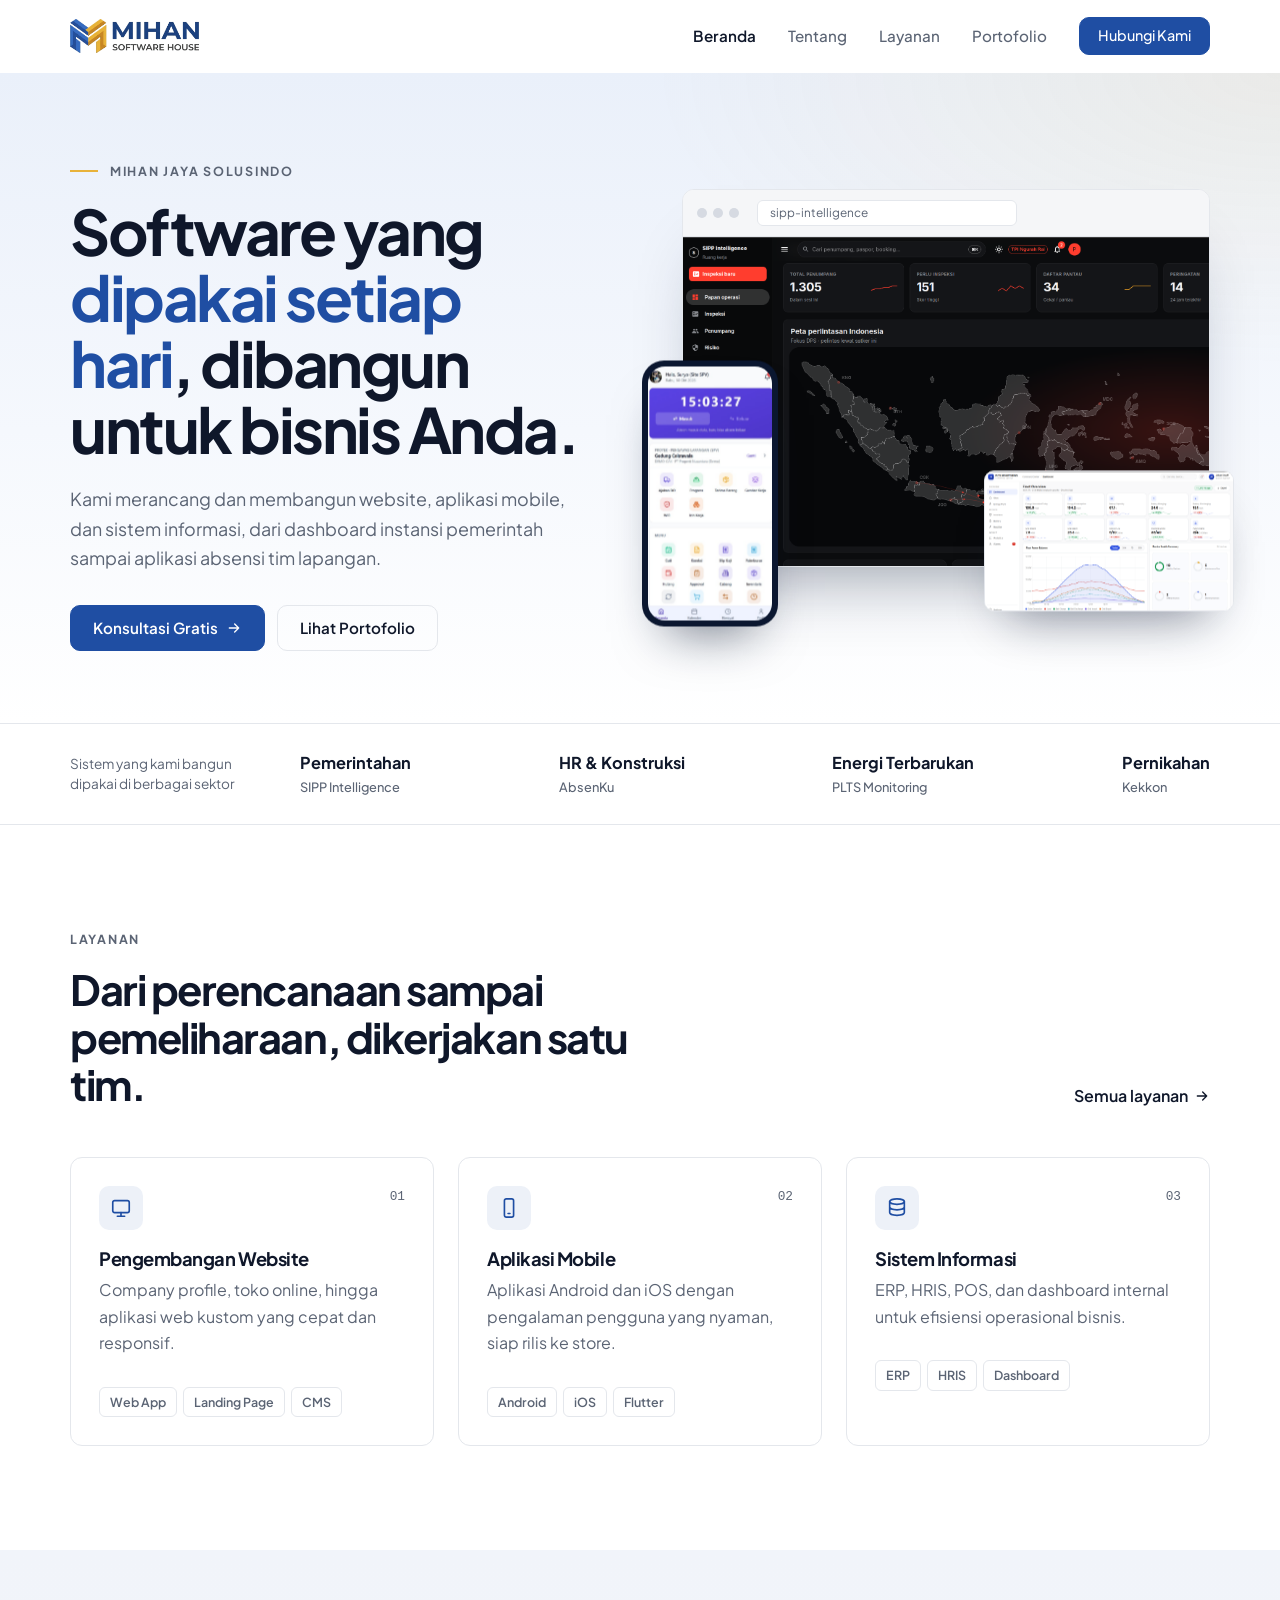
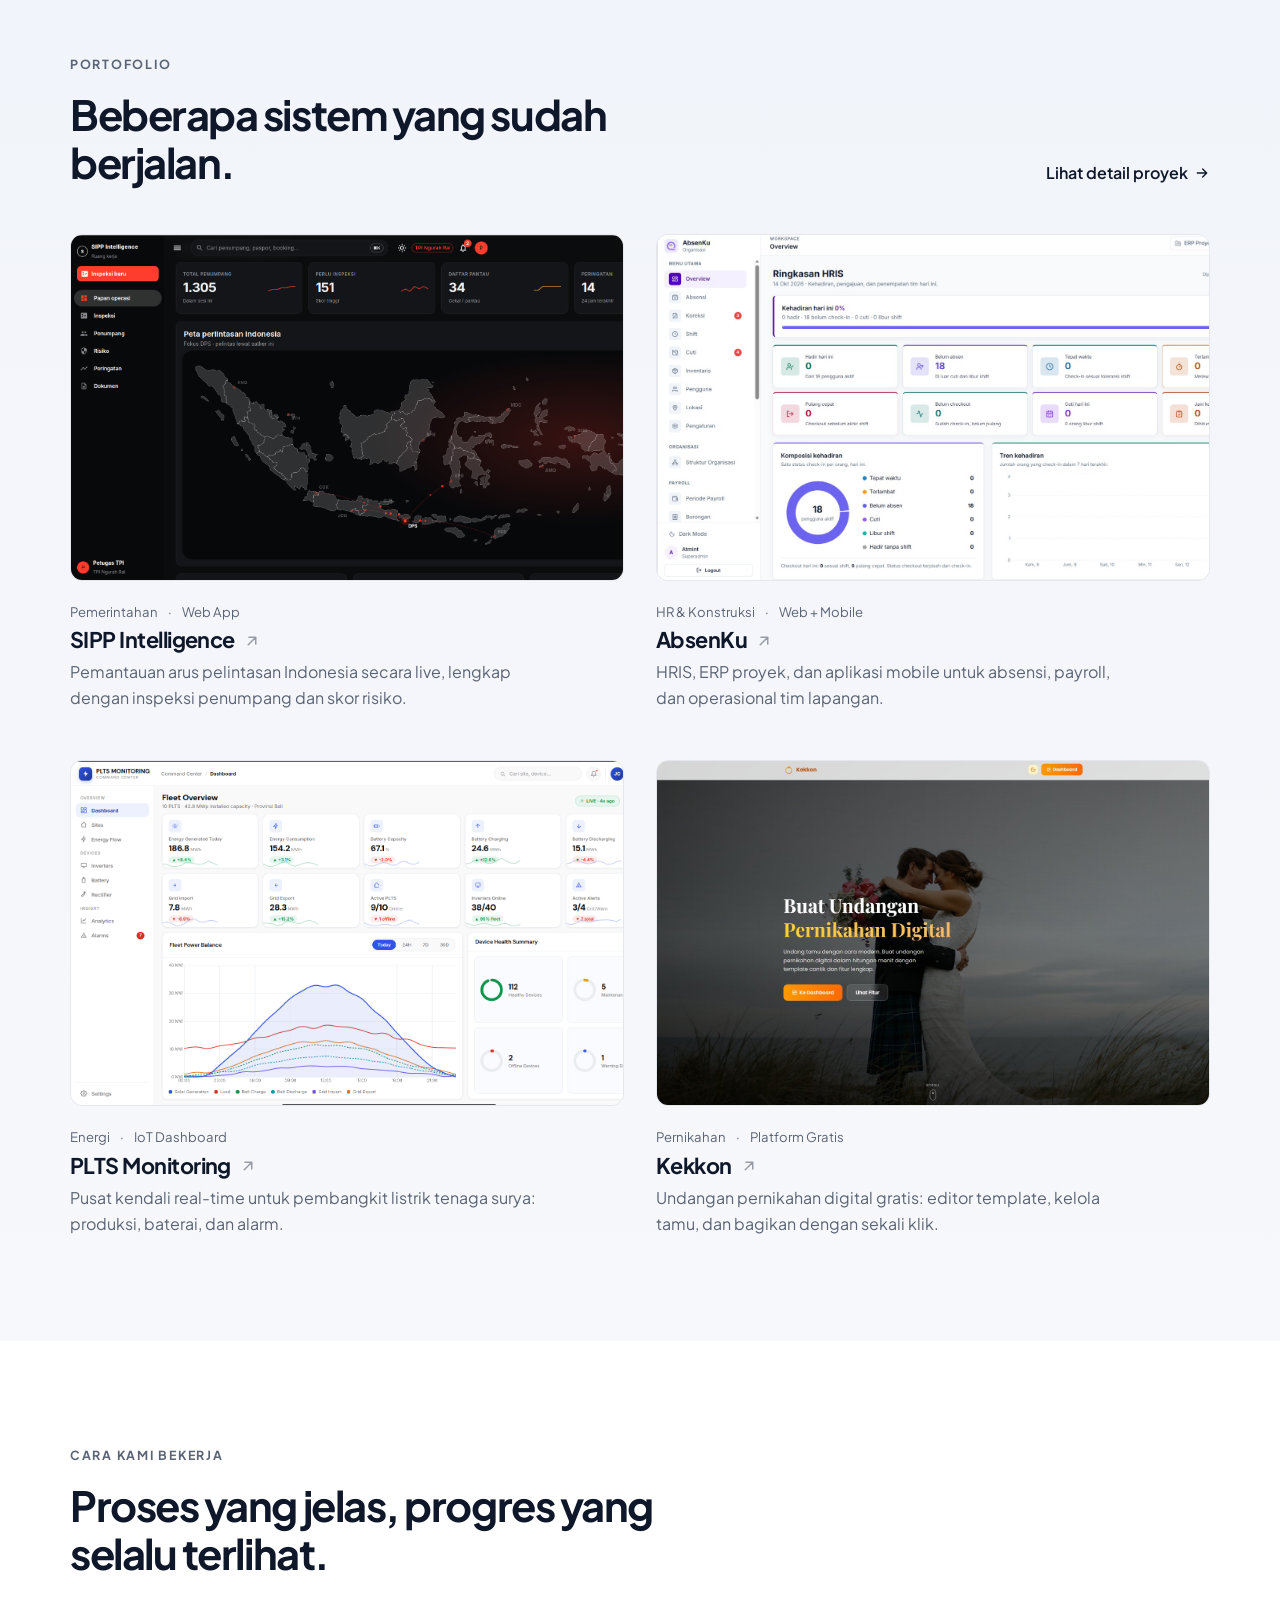
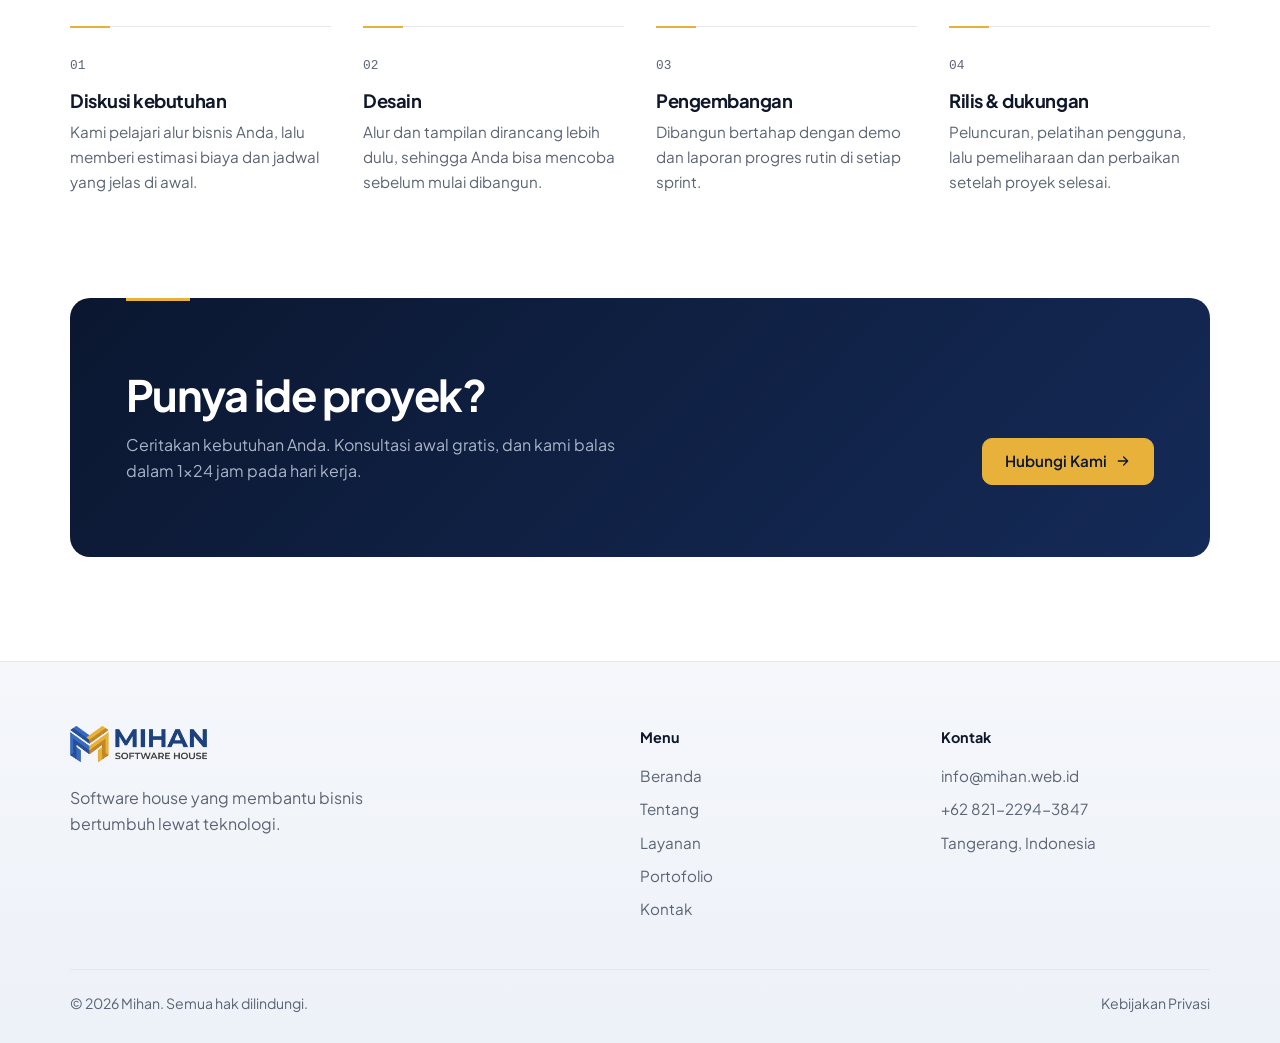
<file: site/index.html>
<!DOCTYPE html>
<html lang="id">

<head>
  <meta charset="UTF-8">
  <meta name="viewport" content="width=device-width, initial-scale=1.0">
  <title>Mihan - Software House & Solusi IT</title>
  <meta name="description"
    content="Mihan adalah software house di Tangerang yang membangun website, aplikasi mobile, dan sistem informasi untuk bisnis dan instansi.">
  <link rel="icon"
    href="data:image/svg+xml,<svg xmlns='http://www.w3.org/2000/svg' viewBox='0 0 100 100'><rect width='100' height='100' rx='22' fill='%231f4ea3'/><text x='50' y='70' font-size='60' text-anchor='middle' fill='white' font-family='Arial' font-weight='bold'>M</text></svg>">
  <link rel="preconnect" href="https://fonts.googleapis.com">
  <link href="https://fonts.googleapis.com/css2?family=Plus+Jakarta+Sans:wght@400;500;600;700;800&display=swap"
    rel="stylesheet">
  <link rel="stylesheet" href="assets/style.css?v=202610141655">
  <script>document.documentElement.classList.add("js")</script>
</head>

<body>

  <!-- ===== HEADER (sama di semua halaman) ===== -->
  <header class="header">
    <div class="container nav">
      <a href="index.html" class="logo"><img src="assets/mihansoftwarehouse_transparent.png" alt="Mihan Software House" width="132" height="34"></a>
      <button class="nav-toggle" aria-label="Buka menu"
        aria-expanded="false"><span></span><span></span><span></span></button>
      <ul class="nav-links">
        <li><a href="index.html" class="active">Beranda</a></li>
        <li><a href="tentang.html">Tentang</a></li>
        <li><a href="layanan.html">Layanan</a></li>
        <li><a href="portofolio.html">Portofolio</a></li>
        <li><a href="kontak.html" class="btn btn-primary">Hubungi Kami</a></li>
      </ul>
    </div>
  </header>

  <!-- ===== HERO ===== -->
  <section class="hero">
    <div class="container hero-grid">
      <div data-reveal-group="0.1">
        <span class="eyebrow line" data-reveal>Mihan Jaya Solusindo</span>
        <h1 data-reveal>Software yang <em>dipakai setiap hari</em>, dibangun untuk bisnis Anda.</h1>
        <p class="hero-lead" data-reveal>Kami merancang dan membangun website, aplikasi mobile, dan sistem informasi, dari
          dashboard instansi pemerintah sampai aplikasi absensi tim lapangan.</p>
        <div class="hero-actions" data-reveal>
          <a href="kontak.html" class="btn btn-primary">Konsultasi Gratis
            <svg viewBox="0 0 24 24" fill="none" stroke="currentColor" stroke-width="2" stroke-linecap="round" stroke-linejoin="round" aria-hidden="true"><path d="M5 12h14M13 6l6 6-6 6"/></svg></a>
          <a href="portofolio.html" class="btn btn-ghost">Lihat Portofolio</a>
        </div>
      </div>

      <div class="hero-visual" data-reveal="scale" style="--d:.2s">
        <div class="browser">
          <div class="browser-bar"><i></i><i></i><i></i><span>sipp-intelligence</span></div>
          <div class="browser-screen">
            <img class="active" src="assets/portfolio/SIPP%20Dashboard.png" alt="Dashboard SIPP Intelligence buatan Mihan" width="1600" height="960">
          </div>
        </div>
        <div class="hero-phone" data-parallax="-0.08">
          <img src="assets/portfolio/ABSENKU%20MOBILE%20APPS.jpeg" alt="Aplikasi mobile AbsenKu" loading="lazy">
        </div>
        <div class="hero-mini" data-parallax="0.06">
          <img src="assets/portfolio/PLTS%20MONITORING%20DASHBOARD.png" alt="Dashboard PLTS Monitoring" loading="lazy">
        </div>
      </div>
    </div>
  </section>

  <!-- ===== SEKTOR KLIEN ===== -->
  <section class="sectors">
    <div class="container">
      <p data-reveal="fade">Sistem yang kami bangun dipakai di berbagai sektor</p>
      <ul data-reveal-group="0.08">
        <li data-reveal>Pemerintahan<span>SIPP Intelligence</span></li>
        <li data-reveal>HR &amp; Konstruksi<span>AbsenKu</span></li>
        <li data-reveal>Energi Terbarukan<span>PLTS Monitoring</span></li>
        <li data-reveal>Pernikahan<span>Kekkon</span></li>
      </ul>
    </div>
  </section>

  <!-- ===== LAYANAN ===== -->
  <section class="section">
    <div class="container">
      <div class="section-head">
        <div>
          <span class="eyebrow" data-reveal>Layanan</span>
          <h2 data-reveal>Dari perencanaan sampai pemeliharaan, dikerjakan satu tim.</h2>
        </div>
        <a href="layanan.html" class="text-link" data-reveal>Semua layanan
          <svg viewBox="0 0 24 24" fill="none" stroke="currentColor" stroke-width="2" stroke-linecap="round" stroke-linejoin="round" aria-hidden="true"><path d="M5 12h14M13 6l6 6-6 6"/></svg></a>
      </div>
      <div class="grid grid-3" data-reveal-group="0.1">
        <div class="card service" data-reveal>
          <div class="service-top">
            <div class="icon"><svg viewBox="0 0 24 24" fill="none" stroke="currentColor" stroke-width="1.8" stroke-linecap="round" stroke-linejoin="round" aria-hidden="true"><rect x="3" y="4" width="18" height="13" rx="2"/><path d="M8 21h8M12 17v4"/></svg></div>
            <span class="num">01</span>
          </div>
          <h3>Pengembangan Website</h3>
          <p>Company profile, toko online, hingga aplikasi web kustom yang cepat dan responsif.</p>
          <ul class="service-tags"><li>Web App</li><li>Landing Page</li><li>CMS</li></ul>
        </div>
        <div class="card service" data-reveal>
          <div class="service-top">
            <div class="icon"><svg viewBox="0 0 24 24" fill="none" stroke="currentColor" stroke-width="1.8" stroke-linecap="round" stroke-linejoin="round" aria-hidden="true"><rect x="7" y="2" width="10" height="20" rx="2"/><path d="M11 18h2"/></svg></div>
            <span class="num">02</span>
          </div>
          <h3>Aplikasi Mobile</h3>
          <p>Aplikasi Android dan iOS dengan pengalaman pengguna yang nyaman, siap rilis ke store.</p>
          <ul class="service-tags"><li>Android</li><li>iOS</li><li>Flutter</li></ul>
        </div>
        <div class="card service" data-reveal>
          <div class="service-top">
            <div class="icon"><svg viewBox="0 0 24 24" fill="none" stroke="currentColor" stroke-width="1.8" stroke-linecap="round" stroke-linejoin="round" aria-hidden="true"><ellipse cx="12" cy="5" rx="8" ry="3"/><path d="M4 5v6c0 1.7 3.6 3 8 3s8-1.3 8-3V5M4 11v6c0 1.7 3.6 3 8 3s8-1.3 8-3v-6"/></svg></div>
            <span class="num">03</span>
          </div>
          <h3>Sistem Informasi</h3>
          <p>ERP, HRIS, POS, dan dashboard internal untuk efisiensi operasional bisnis.</p>
          <ul class="service-tags"><li>ERP</li><li>HRIS</li><li>Dashboard</li></ul>
        </div>
      </div>
    </div>
  </section>

  <!-- ===== PORTOFOLIO UNGGULAN ===== -->
  <section class="section soft">
    <div class="container">
      <div class="section-head">
        <div>
          <span class="eyebrow" data-reveal>Portofolio</span>
          <h2 data-reveal>Beberapa sistem yang sudah berjalan.</h2>
        </div>
        <a href="portofolio.html" class="text-link" data-reveal>Lihat detail proyek
          <svg viewBox="0 0 24 24" fill="none" stroke="currentColor" stroke-width="2" stroke-linecap="round" stroke-linejoin="round" aria-hidden="true"><path d="M5 12h14M13 6l6 6-6 6"/></svg></a>
      </div>
      <div class="work-grid">
        <a class="work-card" href="portofolio.html#sipp" data-reveal>
          <div class="work-thumb"><img src="assets/portfolio/SIPP%20Dashboard.png" alt="SIPP Intelligence" loading="lazy"></div>
          <div class="work-meta"><span>Pemerintahan</span><span>Web App</span></div>
          <h3>SIPP Intelligence <svg viewBox="0 0 24 24" fill="none" stroke="currentColor" stroke-width="2" stroke-linecap="round" stroke-linejoin="round" aria-hidden="true"><path d="M7 17 17 7M8 7h9v9"/></svg></h3>
          <p>Pemantauan arus pelintasan Indonesia secara live, lengkap dengan inspeksi penumpang dan skor risiko.</p>
        </a>
        <a class="work-card" href="portofolio.html#absenku" data-reveal style="--d:.12s">
          <div class="work-thumb"><img src="assets/portfolio/ABSENKU%20HRIS.jpeg" alt="AbsenKu HRIS" loading="lazy"></div>
          <div class="work-meta"><span>HR &amp; Konstruksi</span><span>Web + Mobile</span></div>
          <h3>AbsenKu <svg viewBox="0 0 24 24" fill="none" stroke="currentColor" stroke-width="2" stroke-linecap="round" stroke-linejoin="round" aria-hidden="true"><path d="M7 17 17 7M8 7h9v9"/></svg></h3>
          <p>HRIS, ERP proyek, dan aplikasi mobile untuk absensi, payroll, dan operasional tim lapangan.</p>
        </a>
        <a class="work-card" href="portofolio.html#plts" data-reveal>
          <div class="work-thumb"><img src="assets/portfolio/PLTS%20MONITORING%20DASHBOARD.png" alt="PLTS Monitoring Command Center" loading="lazy"></div>
          <div class="work-meta"><span>Energi</span><span>IoT Dashboard</span></div>
          <h3>PLTS Monitoring <svg viewBox="0 0 24 24" fill="none" stroke="currentColor" stroke-width="2" stroke-linecap="round" stroke-linejoin="round" aria-hidden="true"><path d="M7 17 17 7M8 7h9v9"/></svg></h3>
          <p>Pusat kendali real-time untuk pembangkit listrik tenaga surya: produksi, baterai, dan alarm.</p>
        </a>
        <a class="work-card" href="portofolio.html#kekkon" data-reveal style="--d:.12s">
          <div class="work-thumb"><img class="center" src="assets/portfolio/KEKKON%20LANDING.jpg" alt="Kekkon" loading="lazy"></div>
          <div class="work-meta"><span>Pernikahan</span><span>Platform Gratis</span></div>
          <h3>Kekkon <svg viewBox="0 0 24 24" fill="none" stroke="currentColor" stroke-width="2" stroke-linecap="round" stroke-linejoin="round" aria-hidden="true"><path d="M7 17 17 7M8 7h9v9"/></svg></h3>
          <p>Undangan pernikahan digital gratis: editor template, kelola tamu, dan bagikan dengan sekali klik.</p>
        </a>
      </div>
    </div>
  </section>

  <!-- ===== PROSES KERJA ===== -->
  <section class="section">
    <div class="container">
      <div class="section-title">
        <span class="eyebrow" data-reveal>Cara kami bekerja</span>
        <h2 data-reveal>Proses yang jelas, progres yang selalu terlihat.</h2>
      </div>
      <ol class="steps" data-reveal-group="0.12">
        <li data-reveal>
          <b>01</b>
          <h3>Diskusi kebutuhan</h3>
          <p>Kami pelajari alur bisnis Anda, lalu memberi estimasi biaya dan jadwal yang jelas di awal.</p>
        </li>
        <li data-reveal>
          <b>02</b>
          <h3>Desain</h3>
          <p>Alur dan tampilan dirancang lebih dulu, sehingga Anda bisa mencoba sebelum mulai dibangun.</p>
        </li>
        <li data-reveal>
          <b>03</b>
          <h3>Pengembangan</h3>
          <p>Dibangun bertahap dengan demo dan laporan progres rutin di setiap sprint.</p>
        </li>
        <li data-reveal>
          <b>04</b>
          <h3>Rilis &amp; dukungan</h3>
          <p>Peluncuran, pelatihan pengguna, lalu pemeliharaan dan perbaikan setelah proyek selesai.</p>
        </li>
      </ol>
    </div>
  </section>

  <!-- ===== CTA ===== -->
  <section class="container cta-wrap">
    <div class="cta" data-reveal>
      <div>
        <h2>Punya ide proyek?</h2>
        <p>Ceritakan kebutuhan Anda. Konsultasi awal gratis, dan kami balas dalam 1x24 jam pada hari kerja.</p>
      </div>
      <a href="kontak.html" class="btn">Hubungi Kami
        <svg viewBox="0 0 24 24" fill="none" stroke="currentColor" stroke-width="2" stroke-linecap="round" stroke-linejoin="round" aria-hidden="true"><path d="M5 12h14M13 6l6 6-6 6"/></svg></a>
    </div>
  </section>

  <!-- ===== FOOTER (sama di semua halaman) ===== -->
  <footer class="footer">
    <div class="container">
      <div class="footer-grid">
        <div>
          <a href="index.html" class="logo"><img src="assets/mihansoftwarehouse_transparent.png" alt="Mihan Software House" width="140" height="36" loading="lazy"></a>
          <p class="footer-about">Software house yang membantu bisnis bertumbuh lewat teknologi.</p>
        </div>
        <div>
          <h4>Menu</h4>
          <ul>
            <li><a href="index.html">Beranda</a></li>
            <li><a href="tentang.html">Tentang</a></li>
            <li><a href="layanan.html">Layanan</a></li>
            <li><a href="portofolio.html">Portofolio</a></li>
            <li><a href="kontak.html">Kontak</a></li>
          </ul>
        </div>
        <div>
          <h4>Kontak</h4>
          <ul>
            <li><a href="mailto:info@mihan.web.id">info@mihan.web.id</a></li>
            <li><a href="https://wa.me/6282122943847">+62 821-2294-3847</a></li>
            <li>Tangerang, Indonesia</li>
          </ul>
        </div>
      </div>
      <div class="footer-bottom">
        <span>&copy; <span id="year">2026</span> Mihan. Semua hak dilindungi.</span>
        <a href="privasi.html">Kebijakan Privasi</a>
      </div>
    </div>
  </footer>

  <script src="assets/vendor/lenis.min.js?v=202610141655"></script>
  <script src="assets/main.js?v=202610141655"></script>
</body>

</html>
</file>
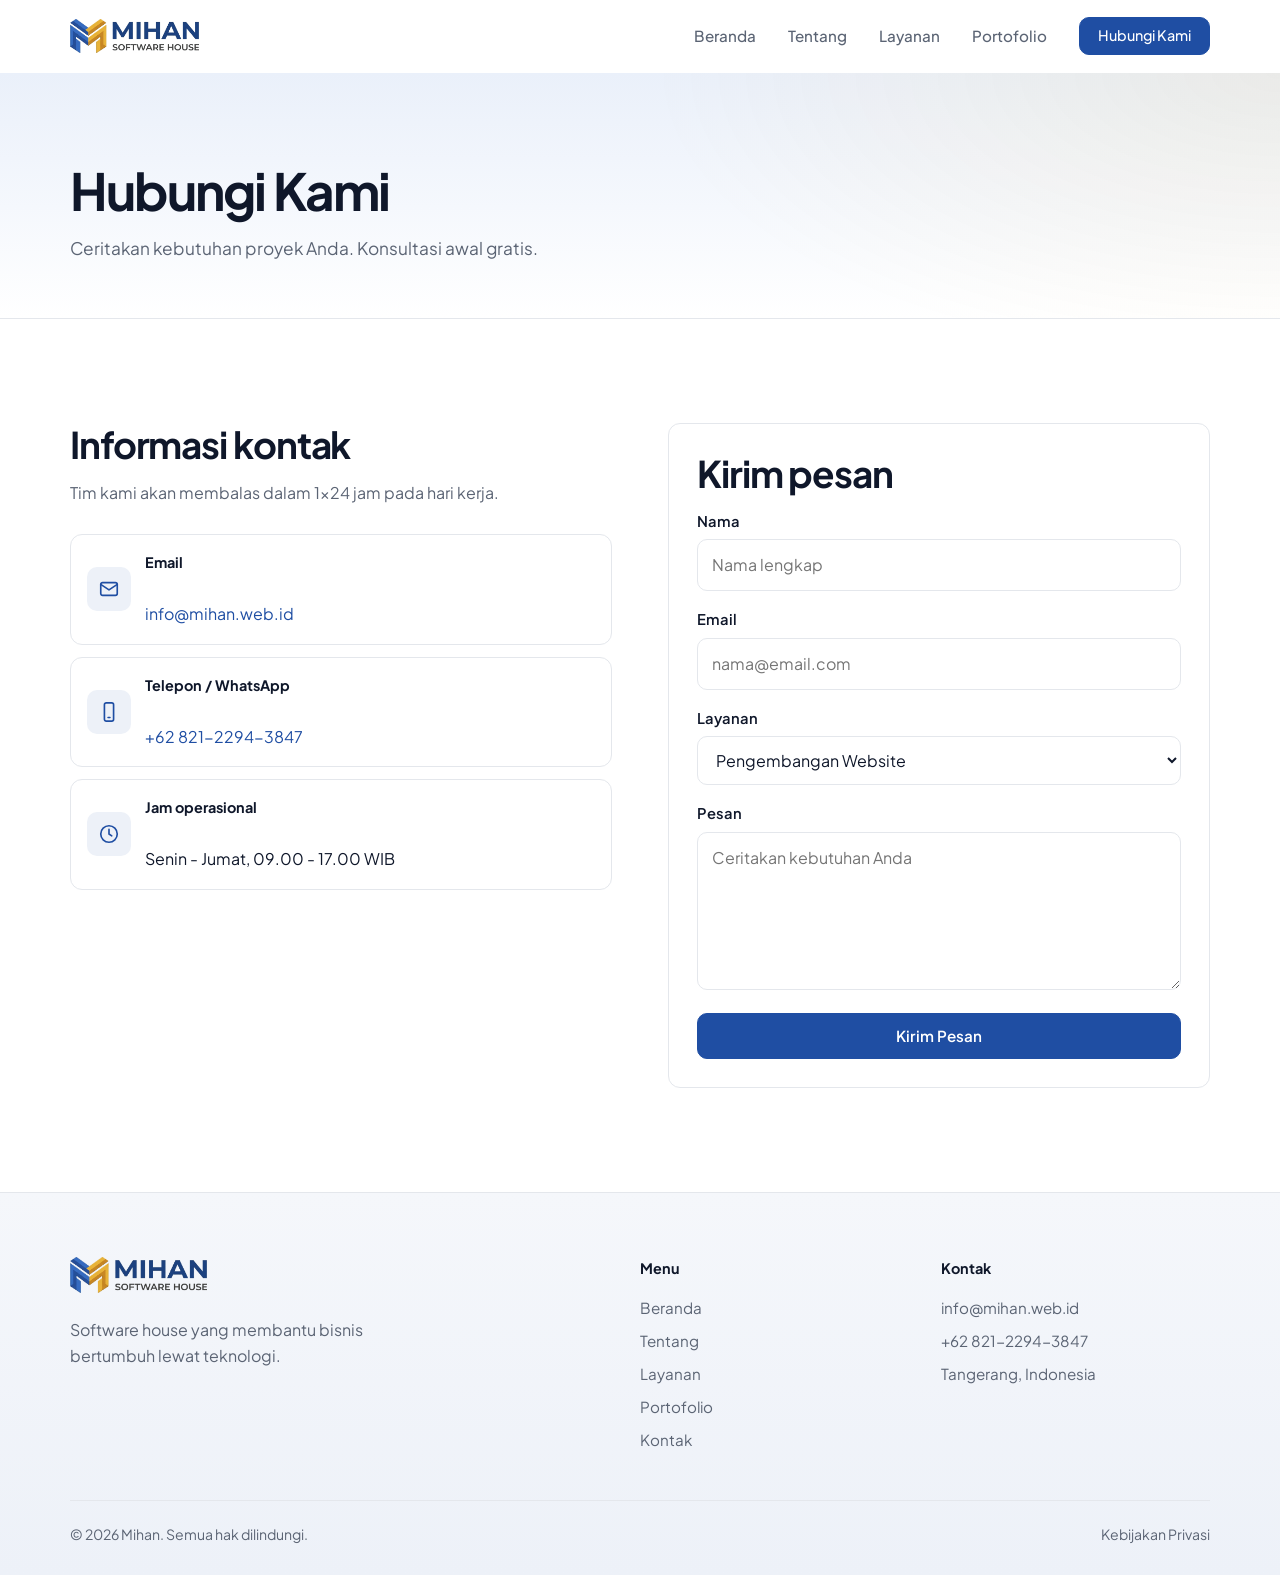
<file: site/kontak.html>
<!DOCTYPE html>
<html lang="id">

<head>
  <meta charset="UTF-8">
  <meta name="viewport" content="width=device-width, initial-scale=1.0">
  <title>Kontak - Mihan</title>
  <meta name="description" content="Hubungi Mihan untuk konsultasi proyek website, aplikasi, dan sistem informasi.">
  <link rel="icon"
    href="data:image/svg+xml,<svg xmlns='http://www.w3.org/2000/svg' viewBox='0 0 100 100'><rect width='100' height='100' rx='22' fill='%231f4ea3'/><text x='50' y='70' font-size='60' text-anchor='middle' fill='white' font-family='Arial' font-weight='bold'>M</text></svg>">
  <link rel="preconnect" href="https://fonts.googleapis.com">
  <link href="https://fonts.googleapis.com/css2?family=Plus+Jakarta+Sans:wght@400;500;600;700;800&display=swap"
    rel="stylesheet">
  <link rel="stylesheet" href="assets/style.css?v=202610141655">
  <script>document.documentElement.classList.add("js")</script>
</head>

<body>

  <header class="header">
    <div class="container nav">
      <a href="index.html" class="logo"><img src="assets/mihansoftwarehouse_transparent.png" alt="Mihan Software House" width="132" height="34"></a>
      <button class="nav-toggle" aria-label="Buka menu"
        aria-expanded="false"><span></span><span></span><span></span></button>
      <ul class="nav-links">
        <li><a href="index.html">Beranda</a></li>
        <li><a href="tentang.html">Tentang</a></li>
        <li><a href="layanan.html">Layanan</a></li>
        <li><a href="portofolio.html">Portofolio</a></li>
        <li><a href="kontak.html" class="btn btn-primary">Hubungi Kami</a></li>
      </ul>
    </div>
  </header>

  <section class="page-head">
    <div class="container" data-reveal-group="0.08">
      <h1 data-reveal>Hubungi Kami</h1>
      <p data-reveal>Ceritakan kebutuhan proyek Anda. Konsultasi awal gratis.</p>
    </div>
  </section>

  <section class="section">
    <div class="container split top">
      <!-- ===== INFO KONTAK (ganti dengan data asli) ===== -->
      <div>
        <h2>Informasi kontak</h2>
        <p>Tim kami akan membalas dalam 1x24 jam pada hari kerja.</p>
        <div class="contact-list" data-reveal-group="0.08">
          <div class="contact-item card" data-reveal>
            <div class="icon"><svg viewBox="0 0 24 24" fill="none" stroke="currentColor" stroke-width="1.8" stroke-linecap="round" stroke-linejoin="round" aria-hidden="true"><rect x="3" y="5" width="18" height="14" rx="2"/><path d="m3 7 9 6 9-6"/></svg></div>
            <div><strong>Email</strong><br><a href="mailto:info@mihan.web.id">info@mihan.web.id</a></div>
          </div>
          <div class="contact-item card" data-reveal>
            <div class="icon"><svg viewBox="0 0 24 24" fill="none" stroke="currentColor" stroke-width="1.8" stroke-linecap="round" stroke-linejoin="round" aria-hidden="true"><rect x="7" y="2" width="10" height="20" rx="2"/><path d="M11 18h2"/></svg></div>
            <div><strong>Telepon / WhatsApp</strong><br><a href="https://wa.me/6282122943847">+62 821-2294-3847</a>
            </div>
          </div>
          <!-- <div class="contact-item card" data-reveal>
            <div class="icon">&#9873;</div>
            <div><strong>Alamat</strong><br>Perumahan, Jl. Boulevard Graha Raya Cluster Fortune Garden No.D8/E12,
              RT.003/RW.003, Tajur, Kec. Ciledug, Kota Tangerang, Banten 15152</div>
          </div> -->
          <div class="contact-item card" data-reveal>
            <div class="icon"><svg viewBox="0 0 24 24" fill="none" stroke="currentColor" stroke-width="1.8" stroke-linecap="round" stroke-linejoin="round" aria-hidden="true"><circle cx="12" cy="12" r="9"/><path d="M12 7v5l3 2"/></svg></div>
            <div><strong>Jam operasional</strong><br>Senin - Jumat, 09.00 - 17.00 WIB</div>
          </div>
        </div>
      </div>

      <!-- ===== FORM (sementara membuka aplikasi email, lihat assets/main.js) ===== -->
      <div class="card" data-reveal>
        <h2 class="form-title">Kirim pesan</h2>
        <form id="contact-form" class="form">
          <label for="nama">Nama</label>
          <input id="nama" name="nama" type="text" required placeholder="Nama lengkap">
          <label for="email">Email</label>
          <input id="email" name="email" type="email" required placeholder="nama@email.com">
          <label for="layanan">Layanan</label>
          <select id="layanan" name="layanan">
            <option>Pengembangan Website</option>
            <option>Aplikasi Mobile</option>
            <option>Sistem Informasi</option>
            <option>Desain UI/UX</option>
            <option>Cloud &amp; DevOps</option>
            <option>Konsultasi IT</option>
            <option>Lainnya</option>
          </select>
          <label for="pesan">Pesan</label>
          <textarea id="pesan" name="pesan" rows="5" required placeholder="Ceritakan kebutuhan Anda"></textarea>
          <button type="submit" class="btn btn-primary">Kirim Pesan</button>
        </form>
      </div>
    </div>
  </section>

  <!-- ===== PETA (ganti parameter q= dengan alamat asli) ===== -->
  <!-- <section class="container">
    <iframe class="map" loading="lazy" title="Lokasi kantor"
      src="https://www.google.com/maps?q=Jakarta&output=embed"></iframe>
  </section> -->

  <footer class="footer">
    <div class="container">
      <div class="footer-grid">
        <div>
          <a href="index.html" class="logo"><img src="assets/mihansoftwarehouse_transparent.png" alt="Mihan Software House" width="140" height="36" loading="lazy"></a>
          <p class="footer-about">Software house yang membantu bisnis bertumbuh lewat teknologi.</p>
        </div>
        <div>
          <h4>Menu</h4>
          <ul>
            <li><a href="index.html">Beranda</a></li>
            <li><a href="tentang.html">Tentang</a></li>
            <li><a href="layanan.html">Layanan</a></li>
            <li><a href="portofolio.html">Portofolio</a></li>
            <li><a href="kontak.html">Kontak</a></li>
          </ul>
        </div>
        <div>
          <h4>Kontak</h4>
          <ul>
            <li><a href="mailto:info@mihan.web.id">info@mihan.web.id</a></li>
            <li><a href="https://wa.me/6282122943847">+62 821-2294-3847</a></li>
            <li>Tangerang, Indonesia</li>
          </ul>
        </div>
      </div>
      <div class="footer-bottom">
        <span>&copy; <span id="year">2026</span> Mihan. Semua hak dilindungi.</span>
        <a href="privasi.html">Kebijakan Privasi</a>
      </div>
    </div>
  </footer>

  <script src="assets/vendor/lenis.min.js?v=202610141655"></script>
  <script src="assets/main.js?v=202610141655"></script>
</body>

</html>
</file>
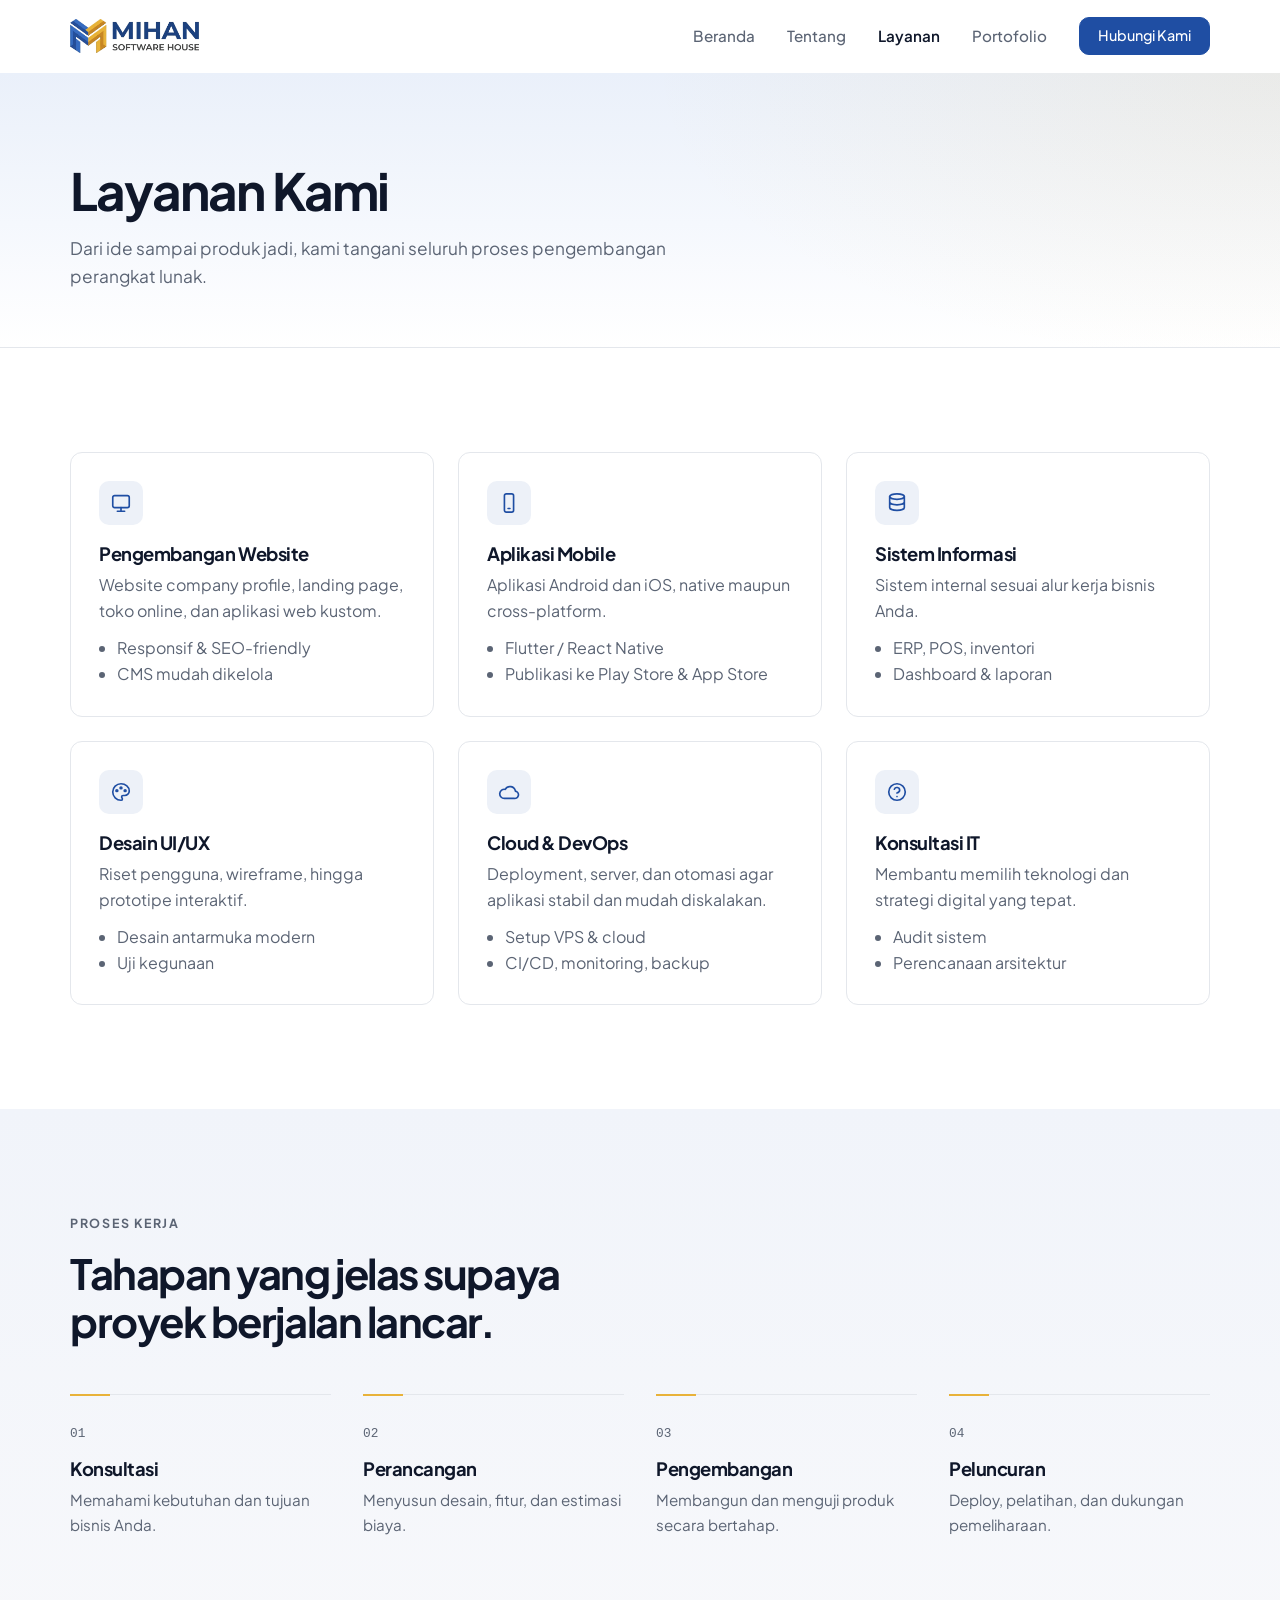
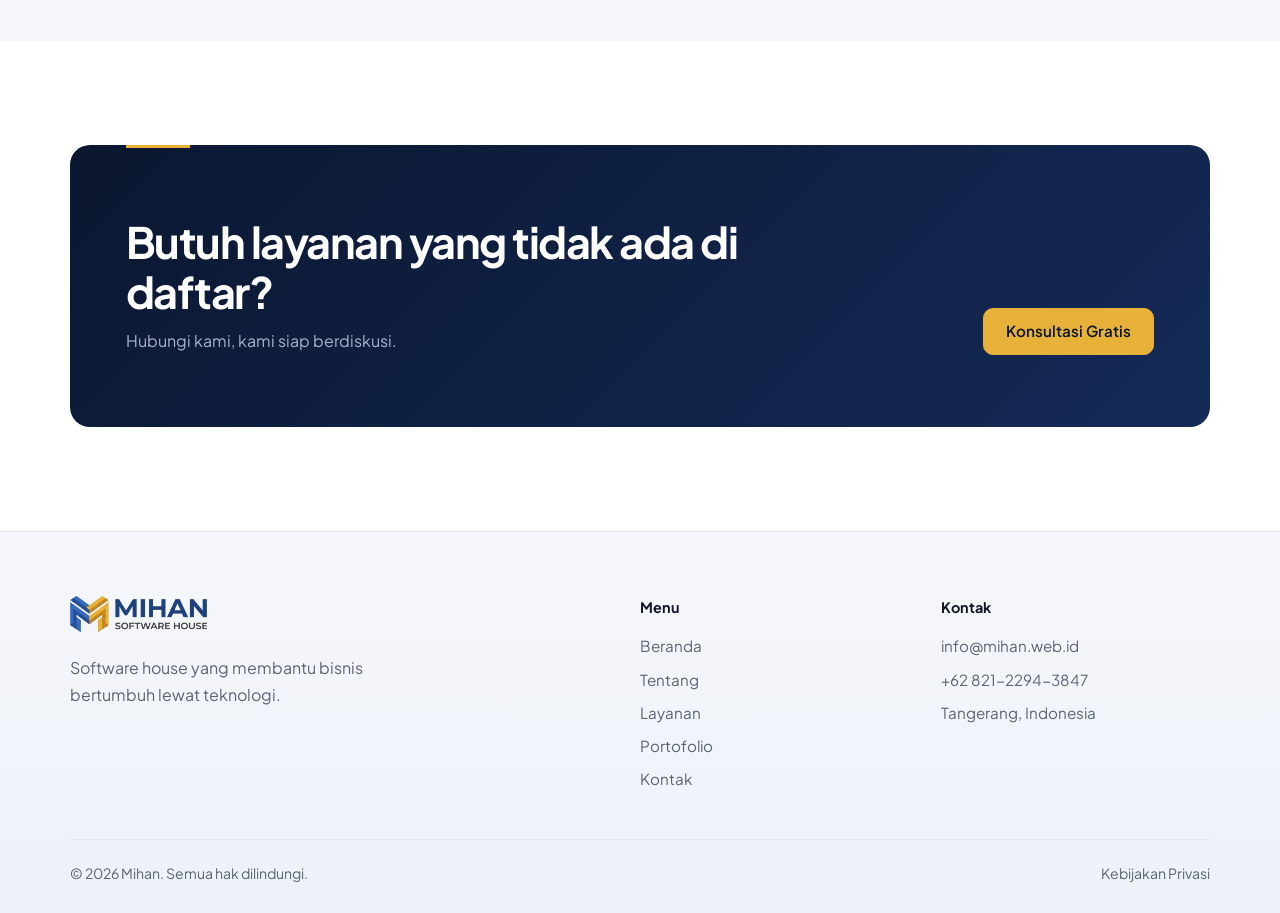
<file: site/layanan.html>
<!DOCTYPE html>
<html lang="id">

<head>
  <meta charset="UTF-8">
  <meta name="viewport" content="width=device-width, initial-scale=1.0">
  <title>Layanan - Mihan</title>
  <meta name="description"
    content="Layanan pengembangan website, aplikasi mobile, sistem informasi, UI/UX, cloud, dan konsultasi IT dari Mihan.">
  <link rel="icon"
    href="data:image/svg+xml,<svg xmlns='http://www.w3.org/2000/svg' viewBox='0 0 100 100'><rect width='100' height='100' rx='22' fill='%231f4ea3'/><text x='50' y='70' font-size='60' text-anchor='middle' fill='white' font-family='Arial' font-weight='bold'>M</text></svg>">
  <link rel="preconnect" href="https://fonts.googleapis.com">
  <link href="https://fonts.googleapis.com/css2?family=Plus+Jakarta+Sans:wght@400;500;600;700;800&display=swap"
    rel="stylesheet">
  <link rel="stylesheet" href="assets/style.css?v=202610141655">
  <script>document.documentElement.classList.add("js")</script>
</head>

<body>

  <header class="header">
    <div class="container nav">
      <a href="index.html" class="logo"><img src="assets/mihansoftwarehouse_transparent.png" alt="Mihan Software House" width="132" height="34"></a>
      <button class="nav-toggle" aria-label="Buka menu"
        aria-expanded="false"><span></span><span></span><span></span></button>
      <ul class="nav-links">
        <li><a href="index.html">Beranda</a></li>
        <li><a href="tentang.html">Tentang</a></li>
        <li><a href="layanan.html" class="active">Layanan</a></li>
        <li><a href="portofolio.html">Portofolio</a></li>
        <li><a href="kontak.html" class="btn btn-primary">Hubungi Kami</a></li>
      </ul>
    </div>
  </header>

  <section class="page-head">
    <div class="container" data-reveal-group="0.08">
      <h1 data-reveal>Layanan Kami</h1>
      <p data-reveal>Dari ide sampai produk jadi, kami tangani seluruh proses pengembangan perangkat lunak.</p>
    </div>
  </section>

  <!-- ===== DAFTAR LAYANAN (tambah/hapus kartu sesuai kebutuhan) ===== -->
  <section class="section">
    <div class="container grid grid-3" data-reveal-group="0.08">
      <div class="card" data-reveal>
        <div class="icon"><svg viewBox="0 0 24 24" fill="none" stroke="currentColor" stroke-width="1.8" stroke-linecap="round" stroke-linejoin="round" aria-hidden="true"><rect x="3" y="4" width="18" height="13" rx="2"/><path d="M8 21h8M12 17v4"/></svg></div>
        <h3>Pengembangan Website</h3>
        <p>Website company profile, landing page, toko online, dan aplikasi web kustom.</p>
        <ul>
          <li>Responsif &amp; SEO-friendly</li>
          <li>CMS mudah dikelola</li>
        </ul>
      </div>
      <div class="card" data-reveal>
        <div class="icon"><svg viewBox="0 0 24 24" fill="none" stroke="currentColor" stroke-width="1.8" stroke-linecap="round" stroke-linejoin="round" aria-hidden="true"><rect x="7" y="2" width="10" height="20" rx="2"/><path d="M11 18h2"/></svg></div>
        <h3>Aplikasi Mobile</h3>
        <p>Aplikasi Android dan iOS, native maupun cross-platform.</p>
        <ul>
          <li>Flutter / React Native</li>
          <li>Publikasi ke Play Store &amp; App Store</li>
        </ul>
      </div>
      <div class="card" data-reveal>
        <div class="icon"><svg viewBox="0 0 24 24" fill="none" stroke="currentColor" stroke-width="1.8" stroke-linecap="round" stroke-linejoin="round" aria-hidden="true"><ellipse cx="12" cy="5" rx="8" ry="3"/><path d="M4 5v6c0 1.7 3.6 3 8 3s8-1.3 8-3V5M4 11v6c0 1.7 3.6 3 8 3s8-1.3 8-3v-6"/></svg></div>
        <h3>Sistem Informasi</h3>
        <p>Sistem internal sesuai alur kerja bisnis Anda.</p>
        <ul>
          <li>ERP, POS, inventori</li>
          <li>Dashboard &amp; laporan</li>
        </ul>
      </div>
      <div class="card" data-reveal>
        <div class="icon"><svg viewBox="0 0 24 24" fill="none" stroke="currentColor" stroke-width="1.8" stroke-linecap="round" stroke-linejoin="round" aria-hidden="true"><path d="M12 3a9 9 0 1 0 0 18c1 0 1.5-.7 1.5-1.5 0-.4-.2-.8-.4-1.1-.3-.3-.4-.7-.4-1.1 0-.8.7-1.5 1.5-1.5H16a5 5 0 0 0 5-5c0-4.1-4-7.8-9-7.8z"/><circle cx="7.5" cy="10.5" r="1"/><circle cx="12" cy="7.5" r="1"/><circle cx="16.5" cy="10.5" r="1"/></svg></div>
        <h3>Desain UI/UX</h3>
        <p>Riset pengguna, wireframe, hingga prototipe interaktif.</p>
        <ul>
          <li>Desain antarmuka modern</li>
          <li>Uji kegunaan</li>
        </ul>
      </div>
      <div class="card" data-reveal>
        <div class="icon"><svg viewBox="0 0 24 24" fill="none" stroke="currentColor" stroke-width="1.8" stroke-linecap="round" stroke-linejoin="round" aria-hidden="true"><path d="M17.5 19H7a5 5 0 1 1 .9-9.9A6 6 0 0 1 19 11a4 4 0 0 1-1.5 8z"/></svg></div>
        <h3>Cloud &amp; DevOps</h3>
        <p>Deployment, server, dan otomasi agar aplikasi stabil dan mudah diskalakan.</p>
        <ul>
          <li>Setup VPS &amp; cloud</li>
          <li>CI/CD, monitoring, backup</li>
        </ul>
      </div>
      <div class="card" data-reveal>
        <div class="icon"><svg viewBox="0 0 24 24" fill="none" stroke="currentColor" stroke-width="1.8" stroke-linecap="round" stroke-linejoin="round" aria-hidden="true"><circle cx="12" cy="12" r="9"/><path d="M9.1 9a3 3 0 0 1 5.8 1c0 2-3 3-3 3M12 17h.01"/></svg></div>
        <h3>Konsultasi IT</h3>
        <p>Membantu memilih teknologi dan strategi digital yang tepat.</p>
        <ul>
          <li>Audit sistem</li>
          <li>Perencanaan arsitektur</li>
        </ul>
      </div>
    </div>
  </section>

  <!-- ===== PROSES KERJA ===== -->
  <section class="section soft">
    <div class="container">
      <div class="section-title">
        <span class="eyebrow" data-reveal>Proses kerja</span>
        <h2 data-reveal>Tahapan yang jelas supaya proyek berjalan lancar.</h2>
      </div>
      <ol class="steps" data-reveal-group="0.12">
        <li data-reveal><b>01</b><h3>Konsultasi</h3><p>Memahami kebutuhan dan tujuan bisnis Anda.</p></li>
        <li data-reveal><b>02</b><h3>Perancangan</h3><p>Menyusun desain, fitur, dan estimasi biaya.</p></li>
        <li data-reveal><b>03</b><h3>Pengembangan</h3><p>Membangun dan menguji produk secara bertahap.</p></li>
        <li data-reveal><b>04</b><h3>Peluncuran</h3><p>Deploy, pelatihan, dan dukungan pemeliharaan.</p></li>
      </ol>
    </div>
  </section>

  <section class="section">
    <div class="container">
      <div class="cta" data-reveal>
        <div>
          <h2>Butuh layanan yang tidak ada di daftar?</h2>
          <p>Hubungi kami, kami siap berdiskusi.</p>
        </div>
        <a href="kontak.html" class="btn">Konsultasi Gratis</a>
      </div>
    </div>
  </section>

  <footer class="footer">
    <div class="container">
      <div class="footer-grid">
        <div>
          <a href="index.html" class="logo"><img src="assets/mihansoftwarehouse_transparent.png" alt="Mihan Software House" width="140" height="36" loading="lazy"></a>
          <p class="footer-about">Software house yang membantu bisnis bertumbuh lewat teknologi.</p>
        </div>
        <div>
          <h4>Menu</h4>
          <ul>
            <li><a href="index.html">Beranda</a></li>
            <li><a href="tentang.html">Tentang</a></li>
            <li><a href="layanan.html">Layanan</a></li>
            <li><a href="portofolio.html">Portofolio</a></li>
            <li><a href="kontak.html">Kontak</a></li>
          </ul>
        </div>
        <div>
          <h4>Kontak</h4>
          <ul>
            <li><a href="mailto:info@mihan.web.id">info@mihan.web.id</a></li>
            <li><a href="https://wa.me/6282122943847">+62 821-2294-3847</a></li>
            <li>Tangerang, Indonesia</li>
          </ul>
        </div>
      </div>
      <div class="footer-bottom">
        <span>&copy; <span id="year">2026</span> Mihan. Semua hak dilindungi.</span>
        <a href="privasi.html">Kebijakan Privasi</a>
      </div>
    </div>
  </footer>

  <script src="assets/vendor/lenis.min.js?v=202610141655"></script>
  <script src="assets/main.js?v=202610141655"></script>
</body>

</html>
</file>
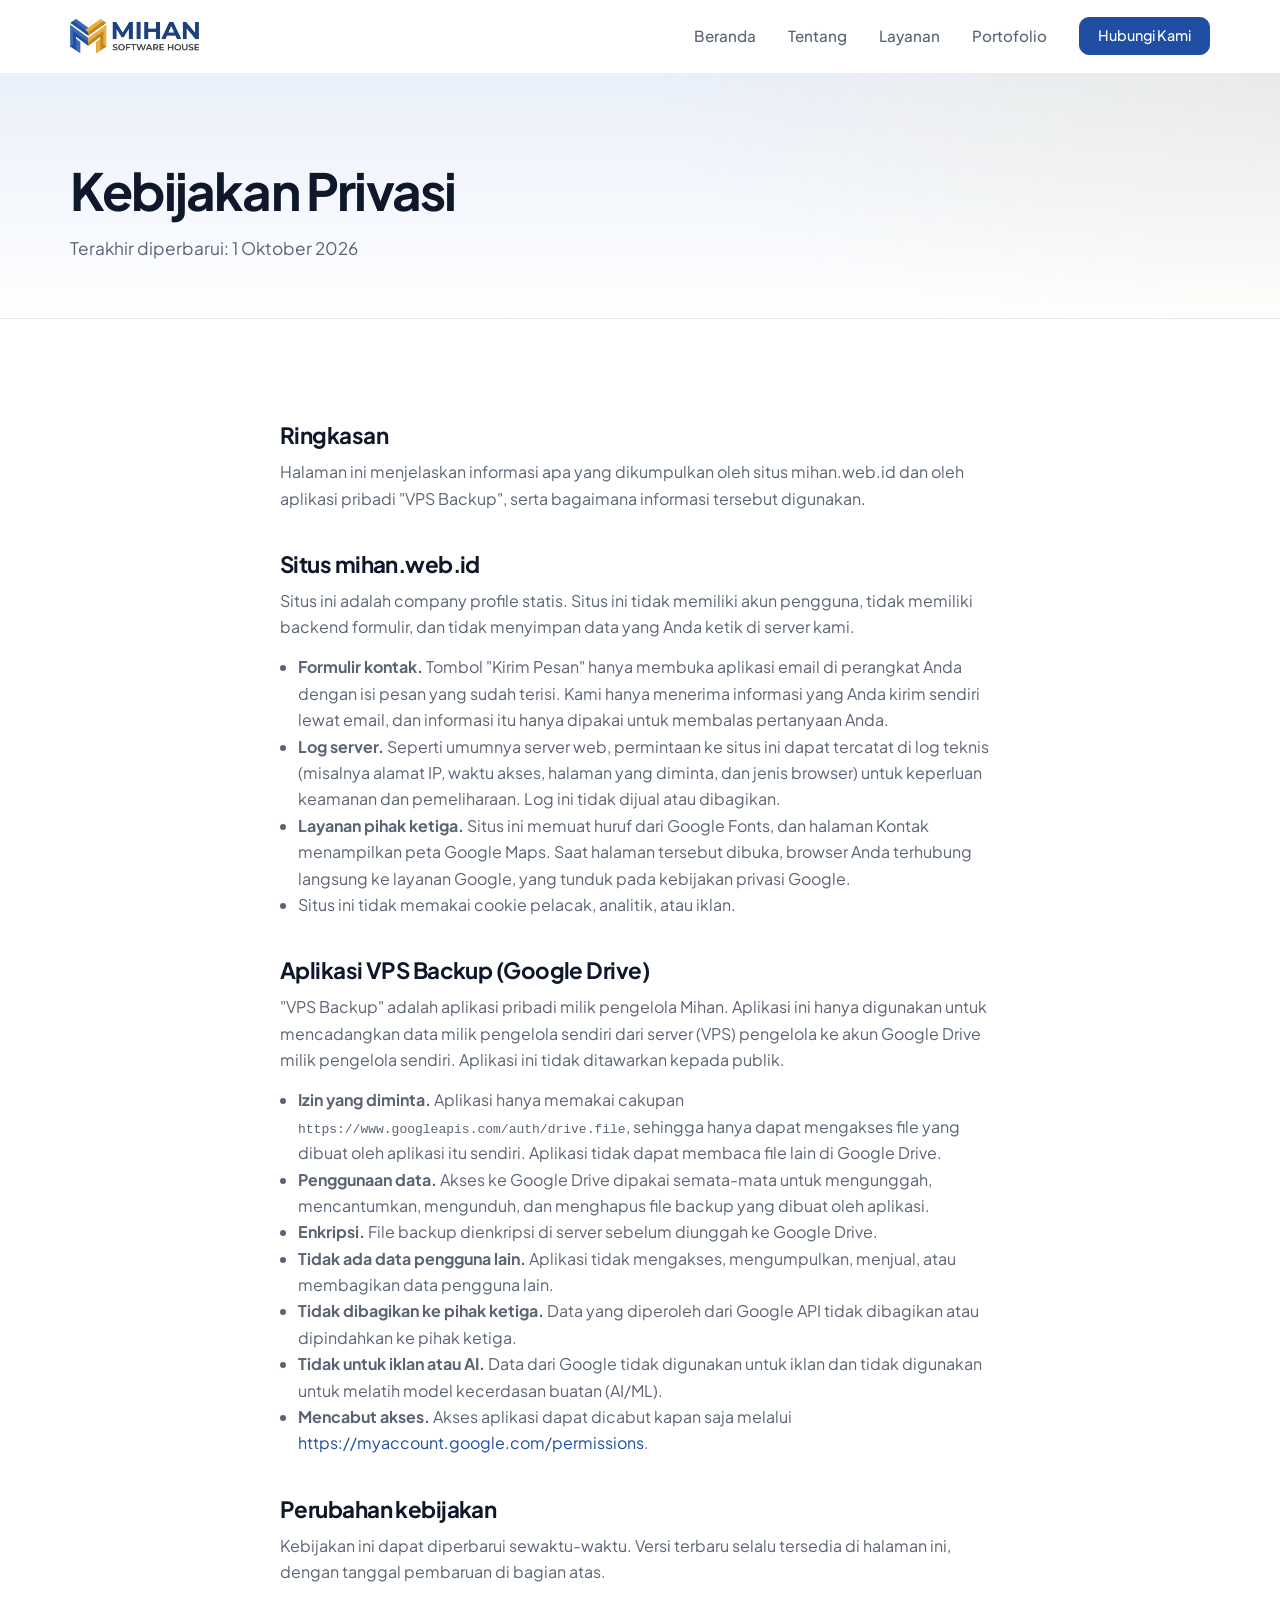
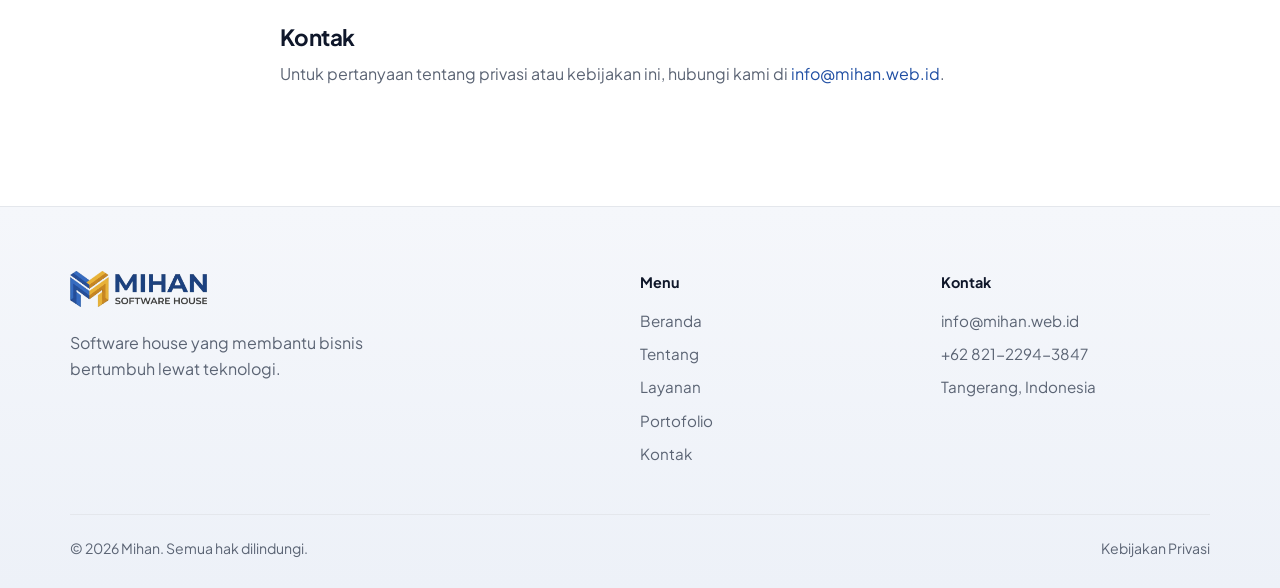
<file: site/privasi.html>
<!DOCTYPE html>
<html lang="id">

<head>
  <meta charset="UTF-8">
  <meta name="viewport" content="width=device-width, initial-scale=1.0">
  <title>Kebijakan Privasi - Mihan</title>
  <meta name="description"
    content="Kebijakan privasi situs Mihan dan aplikasi pribadi VPS Backup (Google Drive): data apa yang dikumpulkan, cara penggunaannya, dan cara mencabut akses.">
  <link rel="icon"
    href="data:image/svg+xml,<svg xmlns='http://www.w3.org/2000/svg' viewBox='0 0 100 100'><rect width='100' height='100' rx='22' fill='%231f4ea3'/><text x='50' y='70' font-size='60' text-anchor='middle' fill='white' font-family='Arial' font-weight='bold'>M</text></svg>">
  <link rel="preconnect" href="https://fonts.googleapis.com">
  <link href="https://fonts.googleapis.com/css2?family=Plus+Jakarta+Sans:wght@400;500;600;700;800&display=swap"
    rel="stylesheet">
  <link rel="stylesheet" href="assets/style.css?v=202610141655">
  <script>document.documentElement.classList.add("js")</script>
</head>

<body>

  <header class="header">
    <div class="container nav">
      <a href="index.html" class="logo"><img src="assets/mihansoftwarehouse_transparent.png" alt="Mihan Software House" width="132" height="34"></a>
      <button class="nav-toggle" aria-label="Buka menu"
        aria-expanded="false"><span></span><span></span><span></span></button>
      <ul class="nav-links">
        <li><a href="index.html">Beranda</a></li>
        <li><a href="tentang.html">Tentang</a></li>
        <li><a href="layanan.html">Layanan</a></li>
        <li><a href="portofolio.html">Portofolio</a></li>
        <li><a href="kontak.html" class="btn btn-primary">Hubungi Kami</a></li>
      </ul>
    </div>
  </header>

  <section class="page-head">
    <div class="container" data-reveal-group="0.08">
      <h1 data-reveal>Kebijakan Privasi</h1>
      <p data-reveal>Terakhir diperbarui: 1 Oktober 2026</p>
    </div>
  </section>

  <!-- ===== ISI KEBIJAKAN ===== -->
  <section class="section">
    <div class="container prose" data-reveal>

      <h2>Ringkasan</h2>
      <p>Halaman ini menjelaskan informasi apa yang dikumpulkan oleh situs
        mihan.web.id dan oleh aplikasi pribadi "VPS Backup", serta bagaimana informasi tersebut digunakan.</p>

      <h2>Situs mihan.web.id</h2>
      <p>Situs ini adalah company profile statis. Situs ini tidak memiliki
        akun pengguna, tidak memiliki backend formulir, dan tidak menyimpan data yang Anda ketik di server kami.</p>
      <ul>
        <li><strong>Formulir kontak.</strong> Tombol "Kirim Pesan" hanya membuka aplikasi email di perangkat Anda dengan
          isi pesan yang sudah terisi. Kami hanya menerima informasi yang Anda kirim sendiri lewat email, dan informasi
          itu hanya dipakai untuk membalas pertanyaan Anda.</li>
        <li><strong>Log server.</strong> Seperti umumnya server web, permintaan ke situs ini dapat tercatat di log
          teknis (misalnya alamat IP, waktu akses, halaman yang diminta, dan jenis browser) untuk keperluan keamanan dan
          pemeliharaan. Log ini tidak dijual atau dibagikan.</li>
        <li><strong>Layanan pihak ketiga.</strong> Situs ini memuat huruf dari Google Fonts, dan halaman Kontak
          menampilkan peta Google Maps. Saat halaman tersebut dibuka, browser Anda terhubung langsung ke layanan Google,
          yang tunduk pada kebijakan privasi Google.</li>
        <li>Situs ini tidak memakai cookie pelacak, analitik, atau iklan.</li>
      </ul>

      <h2>Aplikasi VPS Backup (Google Drive)</h2>
      <p>"VPS Backup" adalah aplikasi pribadi milik pengelola Mihan.
        Aplikasi ini hanya digunakan untuk mencadangkan data milik pengelola sendiri dari server (VPS) pengelola ke akun
        Google Drive milik pengelola sendiri. Aplikasi ini tidak ditawarkan kepada publik.</p>
      <ul>
        <li><strong>Izin yang diminta.</strong> Aplikasi hanya memakai cakupan
          <code>https://www.googleapis.com/auth/drive.file</code>, sehingga hanya dapat mengakses file yang dibuat oleh
          aplikasi itu sendiri. Aplikasi tidak dapat membaca file lain di Google Drive.
        </li>
        <li><strong>Penggunaan data.</strong> Akses ke Google Drive dipakai semata-mata untuk mengunggah, mencantumkan,
          mengunduh, dan menghapus file backup yang dibuat oleh aplikasi.</li>
        <li><strong>Enkripsi.</strong> File backup dienkripsi di server sebelum diunggah ke Google Drive.</li>
        <li><strong>Tidak ada data pengguna lain.</strong> Aplikasi tidak mengakses, mengumpulkan, menjual, atau
          membagikan data pengguna lain.</li>
        <li><strong>Tidak dibagikan ke pihak ketiga.</strong> Data yang diperoleh dari Google API tidak dibagikan atau
          dipindahkan ke pihak ketiga.</li>
        <li><strong>Tidak untuk iklan atau AI.</strong> Data dari Google tidak digunakan untuk iklan dan tidak digunakan
          untuk melatih model kecerdasan buatan (AI/ML).</li>
        <li><strong>Mencabut akses.</strong> Akses aplikasi dapat dicabut kapan saja melalui <a
            href="https://myaccount.google.com/permissions" rel="noopener">https://myaccount.google.com/permissions</a>.
        </li>
      </ul>

      <h2>Perubahan kebijakan</h2>
      <p>Kebijakan ini dapat diperbarui sewaktu-waktu. Versi terbaru
        selalu tersedia di halaman ini, dengan tanggal pembaruan di bagian atas.</p>

      <h2>Kontak</h2>
      <p>Untuk pertanyaan tentang privasi atau kebijakan ini, hubungi kami
        di <a href="mailto:info@mihan.web.id">info@mihan.web.id</a>.</p>

    </div>
  </section>

  <footer class="footer">
    <div class="container">
      <div class="footer-grid">
        <div>
          <a href="index.html" class="logo"><img src="assets/mihansoftwarehouse_transparent.png" alt="Mihan Software House" width="140" height="36" loading="lazy"></a>
          <p class="footer-about">Software house yang membantu bisnis bertumbuh lewat teknologi.</p>
        </div>
        <div>
          <h4>Menu</h4>
          <ul>
            <li><a href="index.html">Beranda</a></li>
            <li><a href="tentang.html">Tentang</a></li>
            <li><a href="layanan.html">Layanan</a></li>
            <li><a href="portofolio.html">Portofolio</a></li>
            <li><a href="kontak.html">Kontak</a></li>
          </ul>
        </div>
        <div>
          <h4>Kontak</h4>
          <ul>
            <li><a href="mailto:info@mihan.web.id">info@mihan.web.id</a></li>
            <li><a href="https://wa.me/6282122943847">+62 821-2294-3847</a></li>
            <li>Tangerang, Indonesia</li>
          </ul>
        </div>
      </div>
      <div class="footer-bottom">
        <span>&copy; <span id="year">2026</span> Mihan. Semua hak dilindungi.</span>
        <a href="privasi.html">Kebijakan Privasi</a>
      </div>
    </div>
  </footer>

  <script src="assets/vendor/lenis.min.js?v=202610141655"></script>
  <script src="assets/main.js?v=202610141655"></script>
</body>

</html>
</file>
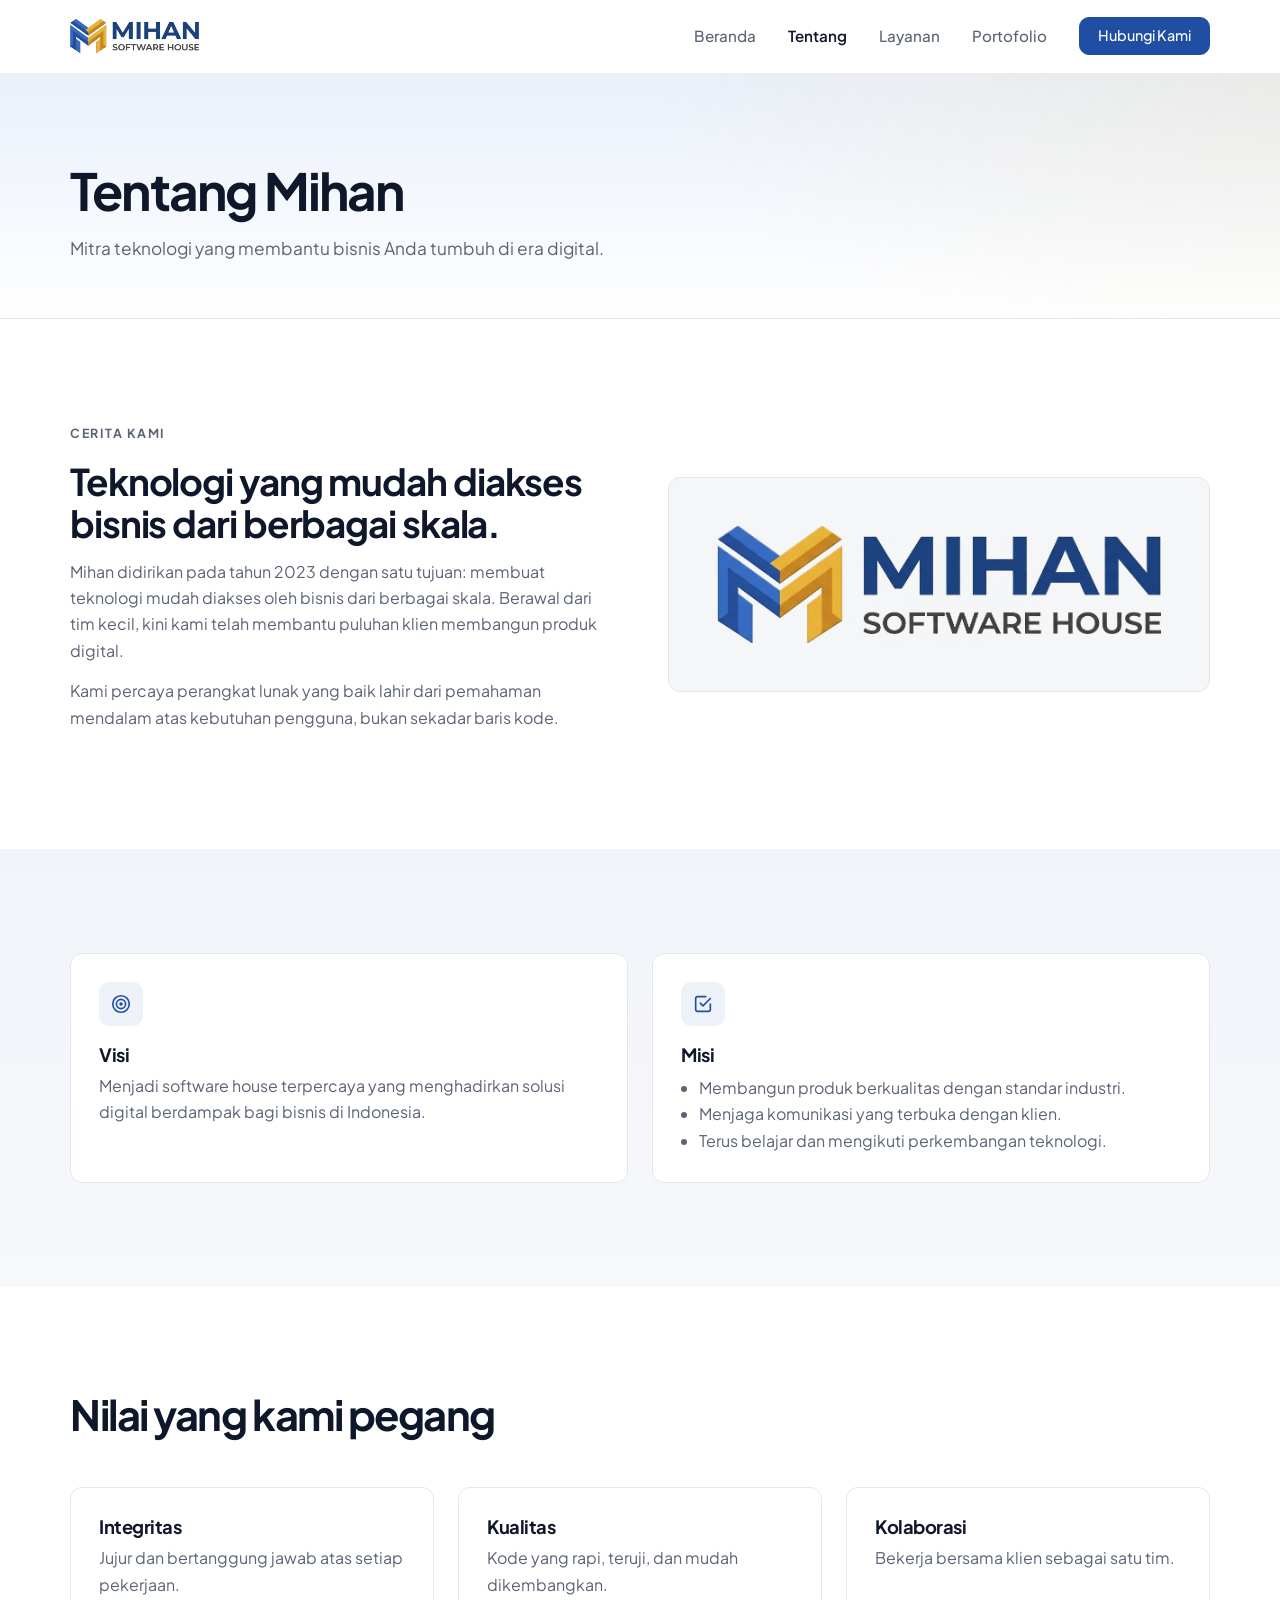
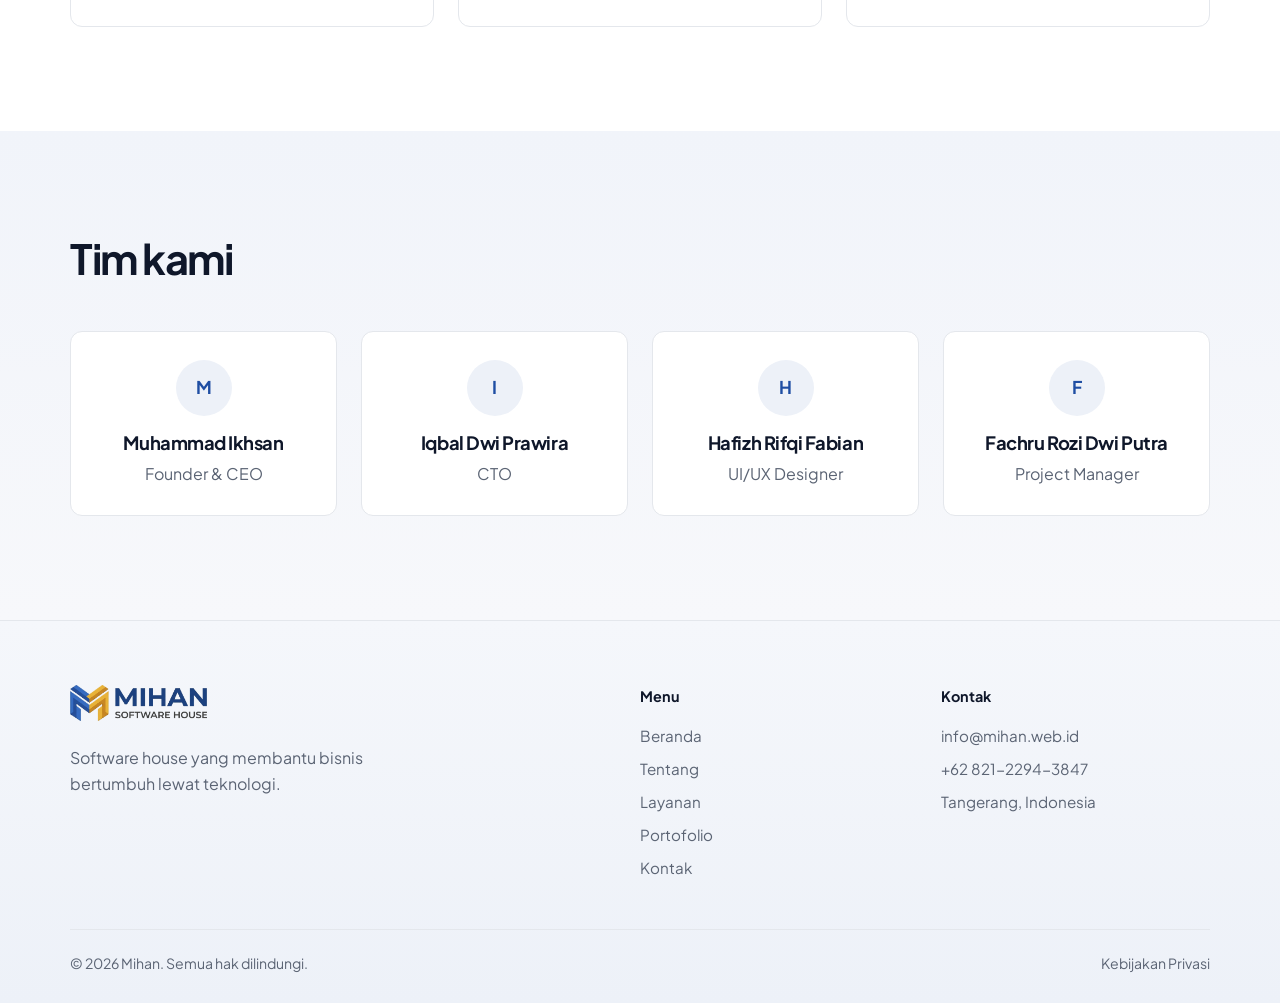
<file: site/tentang.html>
<!DOCTYPE html>
<html lang="id">

<head>
  <meta charset="UTF-8">
  <meta name="viewport" content="width=device-width, initial-scale=1.0">
  <title>Tentang Kami - Mihan</title>
  <meta name="description" content="Mengenal Mihan, software house yang berfokus pada solusi digital untuk bisnis.">
  <link rel="icon"
    href="data:image/svg+xml,<svg xmlns='http://www.w3.org/2000/svg' viewBox='0 0 100 100'><rect width='100' height='100' rx='22' fill='%231f4ea3'/><text x='50' y='70' font-size='60' text-anchor='middle' fill='white' font-family='Arial' font-weight='bold'>M</text></svg>">
  <link rel="preconnect" href="https://fonts.googleapis.com">
  <link href="https://fonts.googleapis.com/css2?family=Plus+Jakarta+Sans:wght@400;500;600;700;800&display=swap"
    rel="stylesheet">
  <link rel="stylesheet" href="assets/style.css?v=202610141655">
  <script>document.documentElement.classList.add("js")</script>
</head>

<body>

  <header class="header">
    <div class="container nav">
      <a href="index.html" class="logo"><img src="assets/mihansoftwarehouse_transparent.png" alt="Mihan Software House" width="132" height="34"></a>
      <button class="nav-toggle" aria-label="Buka menu"
        aria-expanded="false"><span></span><span></span><span></span></button>
      <ul class="nav-links">
        <li><a href="index.html">Beranda</a></li>
        <li><a href="tentang.html" class="active">Tentang</a></li>
        <li><a href="layanan.html">Layanan</a></li>
        <li><a href="portofolio.html">Portofolio</a></li>
        <li><a href="kontak.html" class="btn btn-primary">Hubungi Kami</a></li>
      </ul>
    </div>
  </header>

  <section class="page-head">
    <div class="container" data-reveal-group="0.08">
      <h1 data-reveal>Tentang Mihan</h1>
      <p data-reveal>Mitra teknologi yang membantu bisnis Anda tumbuh di era digital.</p>
    </div>
  </section>

  <!-- ===== CERITA ===== -->
  <section class="section">
    <div class="container split">
      <div data-reveal>
        <span class="eyebrow">Cerita kami</span>
        <h2>Teknologi yang mudah diakses bisnis dari berbagai skala.</h2>
        <p>Mihan didirikan pada tahun 2023 dengan satu tujuan: membuat teknologi mudah diakses oleh bisnis dari berbagai
          skala. Berawal dari tim kecil, kini kami telah membantu puluhan klien membangun produk digital.</p>
        <p>Kami percaya perangkat lunak yang baik lahir dari pemahaman mendalam atas kebutuhan pengguna, bukan sekadar
          baris kode.</p>
      </div>
      <div class="about-logo" data-reveal="fade"><img src="assets/mihansoftwarehouse_transparent.png" alt="Mihan Software House"></div>
    </div>
  </section>

  <!-- ===== VISI MISI ===== -->
  <section class="section soft">
    <div class="container grid grid-2" data-reveal-group="0.1">
      <div class="card" data-reveal>
        <div class="icon"><svg viewBox="0 0 24 24" fill="none" stroke="currentColor" stroke-width="1.8" stroke-linecap="round" stroke-linejoin="round" aria-hidden="true"><circle cx="12" cy="12" r="9"/><circle cx="12" cy="12" r="5"/><circle cx="12" cy="12" r="1"/></svg></div>
        <h3>Visi</h3>
        <p>Menjadi software house terpercaya yang menghadirkan solusi digital berdampak bagi bisnis di Indonesia.</p>
      </div>
      <div class="card" data-reveal>
        <div class="icon"><svg viewBox="0 0 24 24" fill="none" stroke="currentColor" stroke-width="1.8" stroke-linecap="round" stroke-linejoin="round" aria-hidden="true"><path d="M9 11l3 3 8-8"/><path d="M20 12v6a2 2 0 0 1-2 2H6a2 2 0 0 1-2-2V6a2 2 0 0 1 2-2h9"/></svg></div>
        <h3>Misi</h3>
        <ul>
          <li>Membangun produk berkualitas dengan standar industri.</li>
          <li>Menjaga komunikasi yang terbuka dengan klien.</li>
          <li>Terus belajar dan mengikuti perkembangan teknologi.</li>
        </ul>
      </div>
    </div>
  </section>

  <!-- ===== NILAI ===== -->
  <section class="section">
    <div class="container">
      <div class="section-title">
        <h2 data-reveal>Nilai yang kami pegang</h2>
      </div>
      <div class="grid grid-3" data-reveal-group="0.08">
        <div class="card" data-reveal>
          <h3>Integritas</h3>
          <p>Jujur dan bertanggung jawab atas setiap pekerjaan.</p>
        </div>
        <div class="card" data-reveal>
          <h3>Kualitas</h3>
          <p>Kode yang rapi, teruji, dan mudah dikembangkan.</p>
        </div>
        <div class="card" data-reveal>
          <h3>Kolaborasi</h3>
          <p>Bekerja bersama klien sebagai satu tim.</p>
        </div>
      </div>
    </div>
  </section>

  <!-- ===== TIM (dummy) ===== -->
  <section class="section soft">
    <div class="container">
      <div class="section-title">
        <h2 data-reveal>Tim kami</h2>
      </div>
      <div class="grid grid-4" data-reveal-group="0.08">
        <div class="card team-card" data-reveal>
          <div class="icon">M</div>
          <h3>Muhammad Ikhsan</h3>
          <p>Founder &amp; CEO</p>
        </div>
        <div class="card team-card" data-reveal>
          <div class="icon">I</div>
          <h3>Iqbal Dwi Prawira</h3>
          <p>CTO</p>
        </div>
        <div class="card team-card" data-reveal>
          <div class="icon">H</div>
          <h3>Hafizh Rifqi Fabian</h3>
          <p>UI/UX Designer</p>
        </div>
        <div class="card team-card" data-reveal>
          <div class="icon">F</div>
          <h3>Fachru Rozi Dwi Putra</h3>
          <p>Project Manager</p>
        </div>
      </div>
    </div>
  </section>

  <footer class="footer">
    <div class="container">
      <div class="footer-grid">
        <div>
          <a href="index.html" class="logo"><img src="assets/mihansoftwarehouse_transparent.png" alt="Mihan Software House" width="140" height="36" loading="lazy"></a>
          <p class="footer-about">Software house yang membantu bisnis bertumbuh lewat teknologi.</p>
        </div>
        <div>
          <h4>Menu</h4>
          <ul>
            <li><a href="index.html">Beranda</a></li>
            <li><a href="tentang.html">Tentang</a></li>
            <li><a href="layanan.html">Layanan</a></li>
            <li><a href="portofolio.html">Portofolio</a></li>
            <li><a href="kontak.html">Kontak</a></li>
          </ul>
        </div>
        <div>
          <h4>Kontak</h4>
          <ul>
            <li><a href="mailto:info@mihan.web.id">info@mihan.web.id</a></li>
            <li><a href="https://wa.me/6282122943847">+62 821-2294-3847</a></li>
            <li>Tangerang, Indonesia</li>
          </ul>
        </div>
      </div>
      <div class="footer-bottom">
        <span>&copy; <span id="year">2026</span> Mihan. Semua hak dilindungi.</span>
        <a href="privasi.html">Kebijakan Privasi</a>
      </div>
    </div>
  </footer>

  <script src="assets/vendor/lenis.min.js?v=202610141655"></script>
  <script src="assets/main.js?v=202610141655"></script>
</body>

</html>
</file>
<file: site/assets/style.css>
/* ===== Warna & variabel utama (ubah di sini untuk ganti tema) ===== */
:root {
  --primary: #1f4ea3;        /* biru logo */
  --primary-dark: #173d82;
  --accent: #e8b23a;         /* emas logo */
  --accent-dark: #c9941d;
  --navy: #0b1730;
  --navy-2: #13213f;
  --text: #0f172a;
  --muted: #5b6474;
  --bg: #ffffff;
  --bg-soft: #f5f6f8;
  --border: #e4e7ec;
  --radius: 12px;
  --max: 1180px;
  --header-h: 72px;
  --ease: cubic-bezier(.2, .7, .2, 1);
  --wash: radial-gradient(900px 420px at 100% 0%, rgba(232,178,58,.09), transparent 70%),
          linear-gradient(180deg, #eaf0fa 0%, #f5f8fd 55%, #fff 100%);
  --mono: ui-monospace, "SFMono-Regular", Menlo, Consolas, monospace;
}

* { box-sizing: border-box; margin: 0; padding: 0; }
body {
  font-family: "Plus Jakarta Sans", system-ui, -apple-system, "Segoe UI", Roboto, sans-serif;
  color: var(--text);
  background: var(--bg);
  line-height: 1.65;
  -webkit-font-smoothing: antialiased;
  overflow-x: hidden;
}
img { max-width: 100%; display: block; }
a { color: var(--primary); text-decoration: none; }
h1, h2, h3 { letter-spacing: -.025em; line-height: 1.15; }
.container { width: 100%; max-width: var(--max); margin: 0 auto; padding: 0 20px; }

/* Lenis */
html.lenis, html.lenis body { height: auto; }
.lenis.lenis-smooth { scroll-behavior: auto !important; }
.lenis.lenis-stopped { overflow: hidden; }

/* ===== Header / navigasi ===== */
.header {
  position: sticky; top: 0; z-index: 50;
  background: rgba(255,255,255,.88);
  backdrop-filter: saturate(160%) blur(10px);
  -webkit-backdrop-filter: saturate(160%) blur(10px);
  border-bottom: 1px solid transparent;
  transition: border-color .3s, box-shadow .3s;
}
.header.scrolled { border-color: var(--border); box-shadow: 0 6px 24px -18px rgba(15,23,42,.35); }
.nav { display: flex; align-items: center; justify-content: space-between; height: var(--header-h); }
.logo { display: inline-flex; align-items: center; font-weight: 800; font-size: 1.4rem; color: var(--text); }
.logo img { height: 34px; width: auto; }
.nav-links { display: flex; gap: 32px; list-style: none; align-items: center; }
.nav-links a { color: var(--muted); font-weight: 500; font-size: .95rem; transition: color .2s; }
.nav-links a:hover, .nav-links a.active { color: var(--text); }
.nav-links a.active { font-weight: 600; }
.nav-links .btn, .nav-links .btn:hover, .nav-links .btn.active { color: #fff; padding: 9px 18px; font-size: .9rem; }
.nav-toggle { display: none; background: none; border: 0; cursor: pointer; padding: 10px; margin-right: -10px; }
.nav-toggle span { display: block; width: 22px; height: 2px; background: var(--text); margin: 5px 0; border-radius: 2px; transition: transform .3s var(--ease), opacity .2s; }
.nav-toggle[aria-expanded="true"] span:nth-child(1) { transform: translateY(7px) rotate(45deg); }
.nav-toggle[aria-expanded="true"] span:nth-child(2) { opacity: 0; }
.nav-toggle[aria-expanded="true"] span:nth-child(3) { transform: translateY(-7px) rotate(-45deg); }

/* ===== Tombol ===== */
.btn {
  display: inline-flex; align-items: center; justify-content: center; gap: 8px;
  padding: 13px 22px; border-radius: 10px; font: inherit; font-weight: 600; font-size: .95rem;
  line-height: 1.2; cursor: pointer; border: 1px solid transparent;
  transition: background .2s, color .2s, border-color .2s, transform .2s;
}
.btn svg { width: 16px; height: 16px; transition: transform .25s var(--ease); }
.btn:hover svg { transform: translateX(3px); }
.btn-primary { background: var(--primary); color: #fff; border-color: var(--primary); }
.btn-primary:hover { background: var(--primary-dark); border-color: var(--primary-dark); color: #fff; }
.btn-outline, .btn-ghost { background: transparent; color: var(--text); border-color: var(--border); }
.btn-outline:hover, .btn-ghost:hover { border-color: var(--text); color: var(--text); }
.btn-accent { background: var(--accent); color: var(--navy); border-color: var(--accent); }
.btn-accent:hover { background: #f1c35a; border-color: #f1c35a; color: var(--navy); }

/* ===== Teks pendukung ===== */
.eyebrow {
  display: block; font-size: .78rem; font-weight: 700; letter-spacing: .14em; text-transform: uppercase;
  color: var(--muted); margin-bottom: 16px;
}
.eyebrow.line { display: flex; align-items: center; gap: 12px; }
.eyebrow.line::before { content: ""; width: 28px; height: 2px; background: var(--accent); }
.text-link { display: inline-flex; align-items: center; gap: 6px; font-weight: 600; color: var(--text); }
.text-link svg { width: 16px; height: 16px; transition: transform .25s var(--ease); }
.text-link:hover svg { transform: translateX(4px); }

/* ===== Hero (beranda) ===== */
.hero { padding: 88px 0 72px; overflow: hidden; background: var(--wash); }
.hero-grid { display: grid; grid-template-columns: 1fr 1.1fr; gap: 56px; align-items: center; }
.hero h1 { font-size: clamp(2.3rem, 5.2vw, 3.9rem); letter-spacing: -.04em; line-height: 1.06; margin-bottom: 22px; }
.hero h1 em { font-style: normal; color: var(--primary); }
.hero-lead { color: var(--muted); font-size: 1.12rem; margin-bottom: 32px; max-width: 520px; }
.hero-actions { display: flex; gap: 12px; flex-wrap: wrap; }

.hero-visual { position: relative; padding: 0 0 56px 40px; }
.hero-visual .browser { width: 100%; }
.hero-visual .browser-screen { cursor: default; aspect-ratio: 16/10; }
.hero-phone {
  position: absolute; left: 0; bottom: 0; width: 24%; aspect-ratio: 525/1023;
  border-radius: 22px; padding: 6px; background: var(--navy); overflow: hidden;
  box-shadow: 0 30px 50px -24px rgba(11,23,48,.55);
}
.hero-phone img { width: 100%; height: 100%; object-fit: cover; object-position: top; border-radius: 17px; }
.hero-mini {
  position: absolute; right: -24px; bottom: 8px; width: 44%;
  border-radius: 10px; overflow: hidden; background: #fff; border: 1px solid var(--border);
  box-shadow: 0 30px 50px -24px rgba(11,23,48,.45);
}
.hero-mini img { width: 100%; aspect-ratio: 16/9; object-fit: cover; object-position: top left; }

/* ===== Strip sektor ===== */
.sectors { border-top: 1px solid var(--border); border-bottom: 1px solid var(--border); }
.sectors .container { display: flex; align-items: center; gap: 40px; padding-top: 26px; padding-bottom: 26px; }
.sectors p { flex: none; font-size: .85rem; color: var(--muted); max-width: 190px; line-height: 1.45; }
.sectors ul { flex: 1; display: flex; justify-content: space-between; gap: 24px; list-style: none; flex-wrap: wrap; }
.sectors li { font-weight: 700; font-size: 1.02rem; color: var(--text); white-space: nowrap; }
.sectors li span { display: block; font-weight: 500; font-size: .8rem; color: var(--muted); }

/* ===== Page header (halaman selain beranda) ===== */
.page-head { padding: 88px 0 56px; border-bottom: 1px solid var(--border); background: var(--wash); }
.page-head h1 { font-size: clamp(2rem, 4.6vw, 3.2rem); letter-spacing: -.035em; max-width: 760px; }
.page-head p { color: var(--muted); max-width: 620px; margin-top: 14px; font-size: 1.08rem; }

/* ===== Section umum ===== */
.section { padding: 104px 0; }
.section.soft { background: linear-gradient(180deg, #f1f4fa 0%, #f7f8fb 100%); }
.section-head { display: flex; justify-content: space-between; align-items: flex-end; gap: 32px; margin-bottom: 48px; }
.section-head h2, .section-title h2 { font-size: clamp(1.8rem, 3.6vw, 2.6rem); letter-spacing: -.035em; max-width: 620px; }
.section-head p { color: var(--muted); max-width: 420px; }
.section-title { max-width: 640px; margin-bottom: 48px; }
.section-title p { color: var(--muted); margin-top: 12px; }

/* ===== Kartu ===== */
.grid { display: grid; gap: 24px; }
.grid-3 { grid-template-columns: repeat(3, 1fr); }
.grid-2 { grid-template-columns: repeat(2, 1fr); }
.grid-4 { grid-template-columns: repeat(4, 1fr); }
.card {
  background: #fff; border: 1px solid var(--border); border-radius: var(--radius);
  padding: 28px; transition: border-color .25s, transform .35s var(--ease);
}
.card:hover { border-color: #c9ced8; }
.card .icon, .icon {
  width: 44px; height: 44px; border-radius: 10px; display: grid; place-items: center; flex: none;
  background: color-mix(in srgb, var(--primary) 8%, #fff); color: var(--primary);
  font-weight: 700; font-size: 1.1rem; margin-bottom: 18px;
}
.icon svg { width: 22px; height: 22px; }
.card h3 { font-size: 1.15rem; margin-bottom: 8px; }
.card p { color: var(--muted); }
.card ul { color: var(--muted); padding-left: 18px; margin-top: 10px; }

.team-card { text-align: center; }
.team-card .icon { margin: 0 auto 16px; border-radius: 50%; width: 56px; height: 56px; }
.about-logo { padding: 48px; border: 1px solid var(--border); border-radius: var(--radius); background: var(--bg-soft); }

/* Layanan beranda */
.service { display: flex; flex-direction: column; }
.service .num { font-family: var(--mono); font-size: .8rem; color: var(--muted); margin-left: auto; }
.service-top { display: flex; align-items: flex-start; }
.service-tags { display: flex; flex-wrap: wrap; gap: 6px; margin-top: auto; padding-top: 20px; list-style: none; }
.card .service-tags { padding-left: 0; }
.service-tags li { font-size: .78rem; font-weight: 600; color: var(--muted); padding: 4px 10px; border: 1px solid var(--border); border-radius: 6px; }

/* ===== Portofolio unggulan (beranda) ===== */
.work-grid { display: grid; grid-template-columns: repeat(2, 1fr); gap: 48px 32px; }
.work-card { display: block; color: var(--text); }
.work-thumb {
  position: relative; aspect-ratio: 16/10; border-radius: var(--radius); overflow: hidden;
  background: var(--bg-soft); border: 1px solid var(--border);
}
.work-thumb img { width: 100%; height: 100%; object-fit: cover; object-position: top left; transition: transform .8s var(--ease); }
.work-thumb img.center { object-position: top center; }
.work-card:hover .work-thumb img { transform: scale(1.035); }
.work-meta { display: flex; gap: 10px; margin: 20px 0 6px; font-size: .82rem; color: var(--muted); }
.work-meta span + span::before { content: "·"; margin-right: 10px; }
.work-card h3 { display: flex; align-items: center; gap: 8px; font-size: 1.35rem; margin-bottom: 6px; }
.work-card h3 svg { width: 18px; height: 18px; opacity: .4; transition: transform .3s var(--ease), opacity .3s; }
.work-card:hover h3 svg { transform: translate(3px, -3px); opacity: 1; }
.work-card p { color: var(--muted); max-width: 480px; }

/* ===== Proses kerja ===== */
.steps { display: grid; grid-template-columns: repeat(4, 1fr); gap: 32px; counter-reset: step; list-style: none; }
.steps li { position: relative; padding-top: 28px; border-top: 1px solid var(--border); }
.steps li::before {
  content: ""; position: absolute; top: -1px; left: 0; width: 40px; height: 2px; background: var(--accent);
}
.steps b { display: block; font-family: var(--mono); font-size: .8rem; font-weight: 500; color: var(--muted); margin-bottom: 14px; }
.steps h3 { font-size: 1.15rem; margin-bottom: 8px; }
.steps p { color: var(--muted); font-size: .95rem; }

/* ===== Statistik ===== */
.stats { text-align: center; }
.stats strong { display: block; font-size: 2.2rem; color: var(--primary); letter-spacing: -.02em; }
.stats span { color: var(--muted); }

/* ===== Dua kolom ===== */
.split { display: grid; grid-template-columns: 1fr 1fr; gap: 56px; align-items: center; }
.split.top { align-items: start; }
.split h2 { font-size: clamp(1.6rem, 3.5vw, 2.3rem); margin-bottom: 14px; letter-spacing: -.03em; }
.split p { color: var(--muted); margin-bottom: 14px; }
.visual { border-radius: var(--radius); overflow: hidden; }
.visual img { width: 100%; height: 100%; object-fit: cover; border-radius: inherit; display: block; }

/* ===== CTA ===== */
.cta {
  position: relative; overflow: hidden; background: var(--navy); color: #fff;
  border-radius: 20px; padding: 72px 56px;
  display: grid; grid-template-columns: 1fr auto; gap: 32px; align-items: end;
}
.cta::after { content: ""; position: absolute; left: 56px; top: 0; width: 64px; height: 3px; background: var(--accent); }
.cta h2 { font-size: clamp(1.8rem, 3.8vw, 2.7rem); letter-spacing: -.035em; margin-bottom: 12px; max-width: 620px; }
.cta p { color: #a9b4c9; max-width: 520px; }
.cta .btn { background: var(--accent); color: var(--navy); border-color: var(--accent); }
.cta .btn:hover { background: #f1c35a; border-color: #f1c35a; }
.cta-wrap { padding-bottom: 104px; }
.cta { background: linear-gradient(135deg, var(--navy) 0%, #142a57 100%); }

/* ===== Kontak ===== */
.contact-list { display: grid; gap: 12px; margin-top: 28px; }
.contact-item { display: flex; gap: 14px; align-items: center; padding: 16px; }
.contact-item .icon { margin: 0; }
.contact-item strong { display: block; font-size: .9rem; }
.form-title { font-size: 1.4rem; margin-bottom: 18px; }
.form label { display: block; font-weight: 600; margin-bottom: 6px; font-size: .92rem; }
.form input, .form textarea, .form select {
  width: 100%; padding: 12px 14px; border: 1px solid var(--border); border-radius: 10px;
  font: inherit; margin-bottom: 16px; background: #fff; color: var(--text);
}
.form input:focus, .form textarea:focus, .form select:focus { outline: 2px solid var(--primary); outline-offset: -1px; border-color: transparent; }
.form .btn { width: 100%; }
.map { border: 0; width: 100%; height: 320px; border-radius: var(--radius); }

/* ===== Prosa (privasi) ===== */
.prose { max-width: 760px; }
.prose h2 { font-size: 1.4rem; margin: 40px 0 10px; }
.prose h2:first-child { margin-top: 0; }
.prose p, .prose ul { color: var(--muted); margin-bottom: 14px; }
.prose ul { padding-left: 18px; }

/* ===== Footer ===== */
.footer { background: linear-gradient(180deg, #f5f7fb 0%, #edf1f8 100%); color: var(--muted); padding: 64px 0 28px; border-top: 1px solid var(--border); }
.footer .logo img { height: 36px; }
.footer-about { margin-top: 16px; max-width: 340px; }
.footer-grid { display: grid; grid-template-columns: 2fr 1fr 1fr; gap: 32px; margin-bottom: 40px; }
.footer h4 { color: var(--text); margin-bottom: 14px; font-size: .9rem; }
.footer ul { list-style: none; }
.footer ul li { margin-bottom: 8px; font-size: .95rem; }
.footer a { color: var(--muted); transition: color .2s; }
.footer a:hover { color: var(--text); }
.footer-bottom { border-top: 1px solid var(--border); padding-top: 22px; font-size: .88rem; display: flex; justify-content: space-between; gap: 12px; flex-wrap: wrap; }

/* ===== Animasi muncul saat scroll =====
   Elemen diberi atribut data-reveal (up | fade | left | right | scale).
   Kelas .js dipasang di <head> agar konten tetap tampil jika JS mati. */
.js [data-reveal] {
  opacity: 0; transform: translateY(28px);
  transition: opacity .9s var(--ease), transform .9s var(--ease);
  transition-delay: var(--d, 0s);
}
.js [data-reveal="fade"] { transform: none; }
.js [data-reveal="left"] { transform: translateX(-36px); }
.js [data-reveal="right"] { transform: translateX(36px); }
.js [data-reveal="scale"] { transform: scale(.96) translateY(16px); }
.js [data-reveal].in { opacity: 1; transform: none; }
[data-parallax] { will-change: transform; }

/* ===== Portofolio ===== */
.pf-hero { padding: 96px 0 40px; background: var(--wash); }
.pf-hero h1 { font-size: clamp(2.3rem, 5.6vw, 4.2rem); line-height: 1.04; letter-spacing: -.045em; margin-bottom: 22px; max-width: 820px; }
.pf-hero h1 em { font-style: normal; color: var(--primary); }
.pf-hero > .container > p { color: var(--muted); font-size: 1.1rem; max-width: 620px; margin-bottom: 56px; }
.pf-list { list-style: none; border-bottom: 1px solid var(--border); }
.pf-list a {
  display: grid; grid-template-columns: 64px 1.3fr 1fr 1fr 24px; gap: 16px; align-items: center;
  padding: 22px 8px; border-top: 1px solid var(--border); color: var(--text);
  transition: background .25s, padding .35s var(--ease);
}
.pf-list a:hover { background: var(--bg-soft); padding-left: 16px; }
.pf-list b { font-family: var(--mono); font-weight: 500; font-size: .85rem; color: var(--muted); }
.pf-list strong { font-size: 1.15rem; letter-spacing: -.02em; }
.pf-list span { color: var(--muted); font-size: .92rem; }
.pf-list svg { width: 18px; height: 18px; color: var(--muted); transition: transform .3s var(--ease), color .3s; }
.pf-list a:hover svg { transform: translateY(3px); color: var(--text); }

.pf-project { position: relative; padding: 112px 0; scroll-margin-top: var(--header-h); }
.pf-project + .pf-project:not(.dark) { border-top: 1px solid var(--border); }
.pf-project.dark { background: var(--navy); color: #eef2f8; }
.pf-grid { display: grid; grid-template-columns: .82fr 1.18fr; gap: 72px; align-items: center; }
.pf-grid.flip { grid-template-columns: 1.18fr .82fr; }
.pf-grid.flip .pf-text { order: 2; }
.pf-meta { display: flex; gap: 12px; align-items: center; font-size: .8rem; font-weight: 600; letter-spacing: .1em; text-transform: uppercase; color: var(--muted); margin-bottom: 18px; }
.pf-meta b { font-family: var(--mono); font-weight: 500; letter-spacing: 0; color: var(--text); }
.pf-meta b::after { content: ""; display: inline-block; vertical-align: middle; width: 24px; height: 2px; margin-left: 12px; background: var(--accent); }
.dark .pf-meta { color: #8b97ad; }
.dark .pf-meta b { color: #fff; }
.pf-text h2 { font-size: clamp(1.8rem, 3.8vw, 2.6rem); letter-spacing: -.035em; margin-bottom: 16px; }
.pf-text p { color: var(--muted); margin-bottom: 24px; }
.dark .pf-text p { color: #a9b4c9; }
.pf-feats { list-style: none; margin-bottom: 26px; border-top: 1px solid var(--border); }
.pf-feats li { padding: 11px 0 11px 22px; border-bottom: 1px solid var(--border); position: relative; font-weight: 500; font-size: .95rem; }
.pf-feats li::before { content: ""; position: absolute; left: 0; top: 50%; width: 10px; height: 2px; background: var(--accent); }
.dark .pf-feats, .dark .pf-feats li { border-color: #22304f; }
.pf-chips { display: flex; flex-wrap: wrap; gap: 8px; }
.pf-chips span { padding: 4px 11px; border-radius: 6px; font-size: .78rem; font-weight: 600; color: var(--muted); border: 1px solid var(--border); }
.dark .pf-chips span { color: #a9b4c9; border-color: #2a3858; }

.pf-stage { position: relative; }
.browser {
  border-radius: 12px; overflow: hidden; background: #fff; border: 1px solid var(--border);
  box-shadow: 0 40px 70px -36px rgba(11,23,48,.45);
  transition: transform .6s var(--ease);
}
.dark .browser { background: var(--navy-2); border-color: #22304f; box-shadow: 0 40px 80px -30px rgba(0,0,0,.7); }
.pf-stage:hover .browser { transform: translateY(-6px); }
.browser-bar { display: flex; align-items: center; gap: 6px; padding: 10px 14px; border-bottom: 1px solid var(--border); background: var(--bg-soft); }
.dark .browser-bar { background: #172648; border-color: #22304f; }
.browser-bar i { width: 10px; height: 10px; border-radius: 50%; background: #d6dae2; }
.dark .browser-bar i { background: #2f3f63; }
.browser-bar span {
  margin-left: 12px; flex: 1; max-width: 260px; padding: 2px 12px; border-radius: 6px; font-size: .74rem;
  color: var(--muted); background: #fff; border: 1px solid var(--border);
  white-space: nowrap; overflow: hidden; text-overflow: ellipsis;
}
.dark .browser-bar span { background: var(--navy); border-color: #22304f; color: #8b97ad; }
.browser-screen { position: relative; aspect-ratio: 16/9.6; cursor: zoom-in; background: var(--bg-soft); }
.dark .browser-screen { background: var(--navy); }
.browser-screen img {
  position: absolute; inset: 0; width: 100%; height: 100%; object-fit: cover; object-position: top left;
  opacity: 0; transition: opacity .6s;
}
.browser-screen img.center { object-position: top center; }
.browser-screen img.active { opacity: 1; }
.phone {
  position: absolute; width: 27%; right: -4%; bottom: 10%; aspect-ratio: 525/1023; cursor: zoom-in;
  border-radius: 26px; padding: 7px; background: var(--navy); overflow: hidden;
  box-shadow: 0 30px 60px -24px rgba(11,23,48,.6); transition: transform .6s var(--ease);
}
.phone img { width: 100%; height: 100%; object-fit: cover; object-position: top; border-radius: 20px; }
.pf-stage:hover .phone { transform: translateY(-12px); }
.with-phone .browser { margin-right: 14%; }
.pf-tabs { display: inline-flex; gap: 4px; margin-top: 22px; padding: 4px; border-radius: 10px; background: var(--bg-soft); border: 1px solid var(--border); }
.dark .pf-tabs { background: var(--navy-2); border-color: #22304f; }
.pf-tabs button {
  border: 0; background: none; font: inherit; font-size: .85rem; font-weight: 600; cursor: pointer;
  padding: 7px 16px; border-radius: 7px; color: var(--muted); transition: background .2s, color .2s;
}
.pf-tabs button:hover { color: var(--text); }
.dark .pf-tabs button:hover { color: #fff; }
.pf-tabs button.active { color: #fff; background: var(--navy); }
.dark .pf-tabs button.active { color: var(--navy); background: #fff; }

.lightbox { position: fixed; inset: 0; z-index: 100; background: rgba(5,10,24,.92); display: grid; place-items: center; padding: 24px; cursor: zoom-out; }
.lightbox[hidden] { display: none; }
.lightbox img { max-width: 100%; max-height: 100%; width: auto; border-radius: 10px; }
.lightbox-close { position: absolute; top: 12px; right: 20px; background: none; border: 0; color: #fff; font-size: 2.4rem; cursor: pointer; line-height: 1; }

/* ===== Responsif ===== */
@media (max-width: 1024px) {
  .hero-grid { gap: 40px; }
  .hero-mini { right: 0; }
  .steps { grid-template-columns: repeat(2, 1fr); gap: 40px 32px; }
  .sectors .container { flex-direction: column; align-items: flex-start; gap: 18px; }
  .sectors p { max-width: none; }
  .sectors ul { width: 100%; justify-content: flex-start; gap: 20px 40px; }
}
@media (max-width: 900px) {
  .hero { padding: 64px 0 56px; }
  .hero-grid, .split { grid-template-columns: 1fr; }
  .hero-visual { max-width: 640px; }
  .grid-3, .grid-4 { grid-template-columns: repeat(2, 1fr); }
  .footer-grid { grid-template-columns: 1fr 1fr; }
  .footer-grid > :first-child { grid-column: 1 / -1; }
  .section-head { flex-direction: column; align-items: flex-start; }
  .cta { grid-template-columns: 1fr; padding: 56px 32px; }
  .cta::after { left: 32px; }
  .pf-grid, .pf-grid.flip { grid-template-columns: 1fr; gap: 44px; }
  .pf-grid.flip .pf-text { order: 0; }
  .pf-project { padding: 80px 0; }
  .pf-list a { grid-template-columns: 48px 1fr 1fr 24px; }
  .pf-list a > span:nth-of-type(2) { display: none; }
}
@media (max-width: 720px) {
  :root { --header-h: 64px; }
  .logo img { height: 30px; }
  .nav-toggle { display: block; }
  .nav-links {
    position: absolute; top: var(--header-h); left: 0; right: 0;
    flex-direction: column; align-items: stretch; gap: 0; background: #fff; border-bottom: 1px solid var(--border);
    padding: 8px 20px 20px; box-shadow: 0 20px 30px -20px rgba(15,23,42,.25);
    opacity: 0; visibility: hidden; transform: translateY(-8px);
    transition: opacity .25s, transform .3s var(--ease), visibility .25s;
  }
  .nav-links.open { opacity: 1; visibility: visible; transform: none; }
  .nav-links li { width: 100%; }
  .nav-links a { display: block; padding: 13px 0; font-size: 1rem; border-bottom: 1px solid var(--border); }
  .nav-links li:nth-last-child(2) a { border-bottom: 0; }
  .nav-links .btn { display: flex; margin-top: 10px; padding: 13px 18px; border-bottom: 0; }
  .grid-3, .grid-4, .grid-2, .work-grid, .steps { grid-template-columns: 1fr; }
  .work-grid { gap: 40px; }
  .section { padding: 72px 0; }
  .cta-wrap { padding-bottom: 72px; }
  .hero-visual { padding: 0 0 40px 24px; }
  .hero-phone { border-radius: 16px; padding: 4px; }
  .hero-phone img { border-radius: 13px; }
  .page-head { padding: 64px 0 40px; }
  .footer-grid { grid-template-columns: 1fr 1fr; }
  .pf-hero { padding: 64px 0 24px; }
  .pf-list a { grid-template-columns: 36px 1fr 20px; gap: 12px; padding: 18px 4px; }
  .pf-list a > span { display: none; }
  .phone { right: 0; width: 30%; border-radius: 18px; padding: 5px; }
  .phone img { border-radius: 14px; }
  .pf-tabs { display: flex; width: fit-content; max-width: 100%; }
  .pf-tabs button { padding: 7px 12px; }
}
@media (max-width: 420px) {
  .container { padding: 0 16px; }
  .hero-actions { flex-direction: column; }
  .hero-actions .btn { width: 100%; }
  .cta { padding: 48px 24px; }
  .cta::after { left: 24px; }
  .footer-grid { grid-template-columns: 1fr; }
}
@media (prefers-reduced-motion: reduce) {
  .js [data-reveal] { opacity: 1; transform: none; transition: none; }
  *, *::before, *::after { transition-duration: .01ms !important; }
}
</file>
